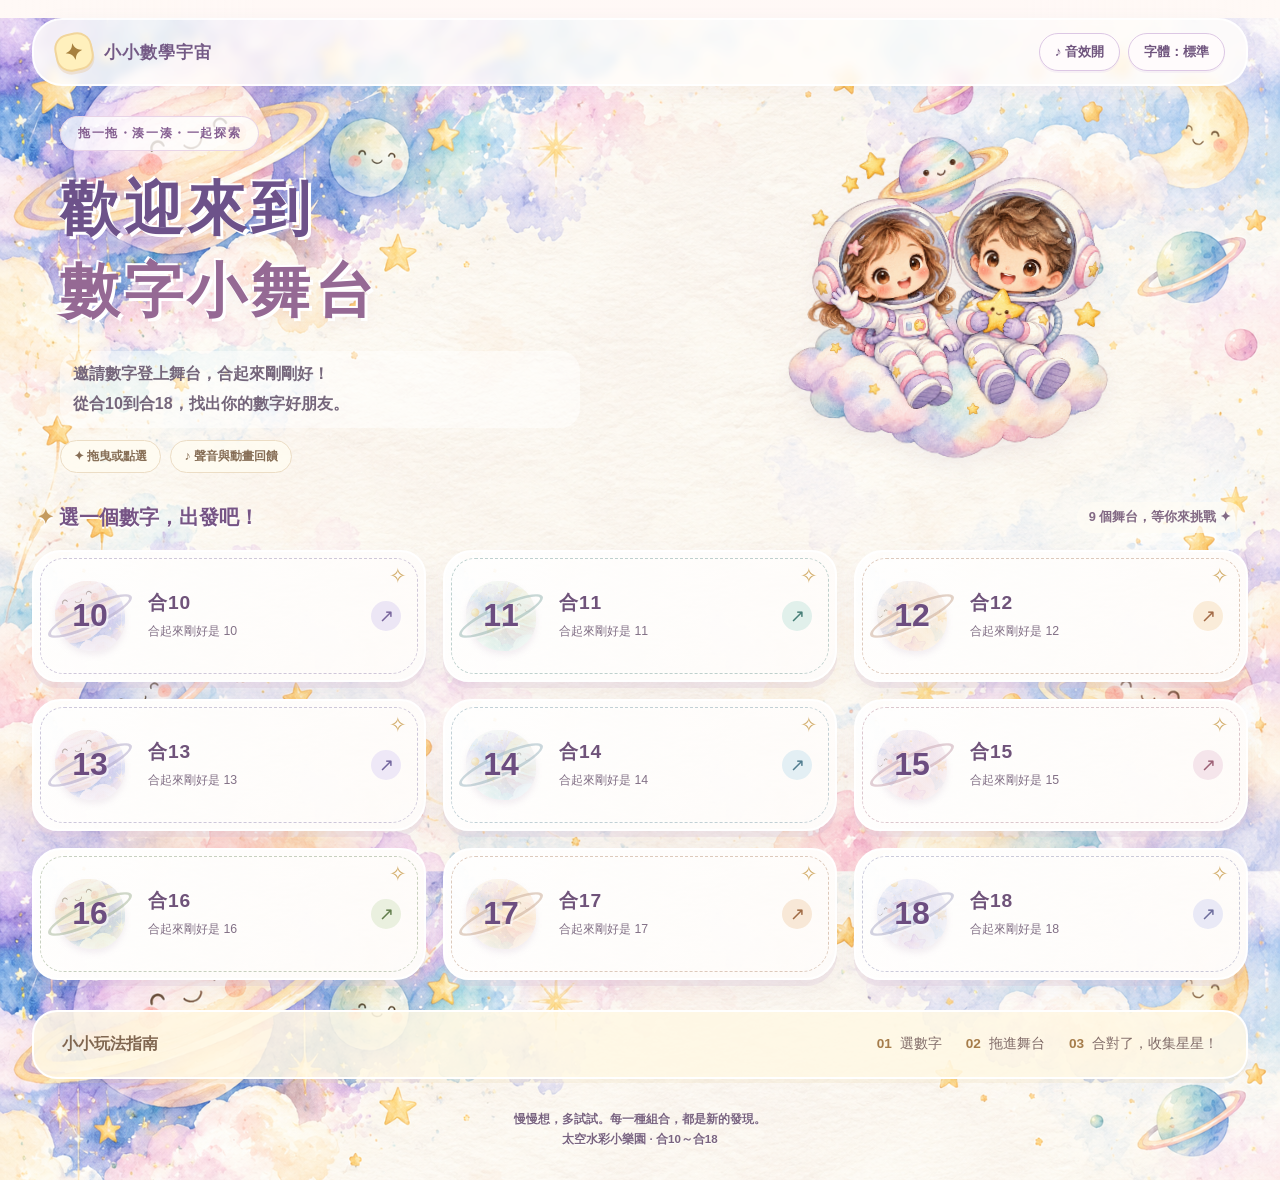
<file: index.html>
<!doctype html>
<html lang="zh-Hant">
<head>
<meta charset="utf-8">
<meta name="viewport" content="width=device-width, initial-scale=1">
<meta name="theme-color" content="#FBFAF6">
<meta name="description" content="適合國小低年級的合10到合18數字拖曳遊戲，支援點選、成功音效與動畫。">
<title>太空水彩版・合10～合18・數字小舞台｜小小數學宇宙</title>
<link rel="icon" type="image/svg+xml" href="assets/astronaut.svg">
<link rel="stylesheet" href="assets/style.css">
<link rel="stylesheet" href="assets/watercolor.css">

<script defer src="assets/app.js"></script>
</head>
<body style="--accent:#79669D;--soft:#ECE6F5">
<a class="skip-link" href="#main">跳到主要內容</a>
<div class="shell">
<header class="topbar">
<a href="index.html" class="brand" aria-label="小小數學宇宙，回首頁"><span class="brand-mark" aria-hidden="true">✦</span>小小數學宇宙</a>
<div class="toolbar" aria-label="學習設定"><button id="sound-toggle" class="pill" type="button" aria-pressed="true">♪ 音效開</button><button id="font-toggle" class="pill" type="button" aria-label="切換字體大小">字體：標準</button></div>
</header>
<noscript><p class="no-js">請在瀏覽器中開啟 JavaScript，才能拖曳數字、計算答案與播放音效。</p></noscript>
<main id="main">
<section class="hero" aria-labelledby="hero-title">
<div><p class="eyebrow">拖一拖・湊一湊・一起探索</p><h1 id="hero-title">歡迎來到<br><em>數字小舞台</em></h1>
<p class="description">邀請數字登上舞台，合起來剛剛好！<br>從合10到合18，找出你的數字好朋友。</p>
<div class="hero-tags"><span>✦ 拖曳或點選</span><span>♪ 聲音與動畫回饋</span></div></div>
<div class="hero-art" aria-hidden="true"><img src="assets/astronauts-watercolor.png" alt="" width="360" height="320"><span class="orbit a">5</span><span class="orbit b">5</span></div>
</section>
<section aria-labelledby="missions-title"><div class="section-top"><h2 id="missions-title">選一個數字，出發吧！</h2><p>9 個舞台，等你來挑戰 ✦</p></div>
<div class="missions"><a class="mission" href="sum10.html" style="--accent:#79669D;--soft:#ECE6F5">
<span class="planet-number" aria-hidden="true">10</span><div><h3>合10</h3><p>合起來剛好是 10</p></div><span class="arrow" aria-hidden="true">↗</span></a><a class="mission" href="sum11.html" style="--accent:#487F78;--soft:#E1F0EB">
<span class="planet-number" aria-hidden="true">11</span><div><h3>合11</h3><p>合起來剛好是 11</p></div><span class="arrow" aria-hidden="true">↗</span></a><a class="mission" href="sum12.html" style="--accent:#A36B47;--soft:#FAECD9">
<span class="planet-number" aria-hidden="true">12</span><div><h3>合12</h3><p>合起來剛好是 12</p></div><span class="arrow" aria-hidden="true">↗</span></a><a class="mission" href="sum13.html" style="--accent:#72659E;--soft:#EEE8F7">
<span class="planet-number" aria-hidden="true">13</span><div><h3>合13</h3><p>合起來剛好是 13</p></div><span class="arrow" aria-hidden="true">↗</span></a><a class="mission" href="sum14.html" style="--accent:#527E91;--soft:#E3EFF4">
<span class="planet-number" aria-hidden="true">14</span><div><h3>合14</h3><p>合起來剛好是 14</p></div><span class="arrow" aria-hidden="true">↗</span></a><a class="mission" href="sum15.html" style="--accent:#9D6176;--soft:#F5E5EB">
<span class="planet-number" aria-hidden="true">15</span><div><h3>合15</h3><p>合起來剛好是 15</p></div><span class="arrow" aria-hidden="true">↗</span></a><a class="mission" href="sum16.html" style="--accent:#637E4D;--soft:#EAF0DF">
<span class="planet-number" aria-hidden="true">16</span><div><h3>合16</h3><p>合起來剛好是 16</p></div><span class="arrow" aria-hidden="true">↗</span></a><a class="mission" href="sum17.html" style="--accent:#A06B45;--soft:#F8E8D7">
<span class="planet-number" aria-hidden="true">17</span><div><h3>合17</h3><p>合起來剛好是 17</p></div><span class="arrow" aria-hidden="true">↗</span></a><a class="mission" href="sum18.html" style="--accent:#6D6D9D;--soft:#E9E9F6">
<span class="planet-number" aria-hidden="true">18</span><div><h3>合18</h3><p>合起來剛好是 18</p></div><span class="arrow" aria-hidden="true">↗</span></a></div></section><aside class="howto" aria-label="玩法說明"><strong>小小玩法指南</strong><ol><li><b>01</b>選數字</li><li><b>02</b>拖進舞台</li><li><b>03</b>合對了，收集星星！</li></ol></aside>
</main><footer class="footer">慢慢想，多試試。每一種組合，都是新的發現。<br>太空水彩小樂園 · 合10～合18</footer>
</div></body></html>
</file>
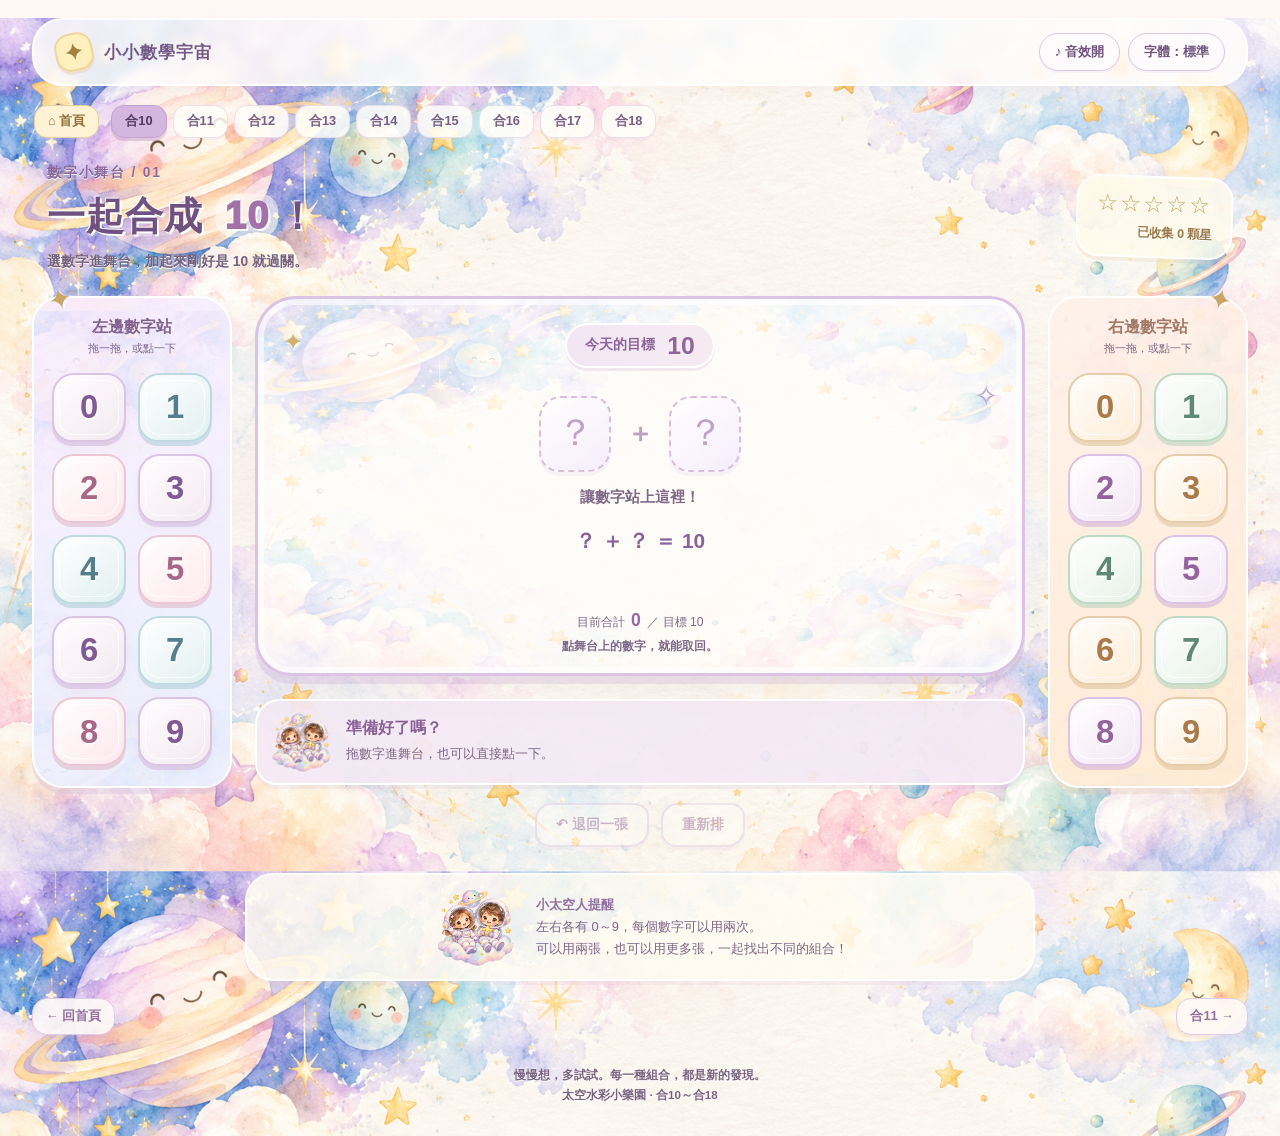
<file: sum10.html>
<!doctype html>
<html lang="zh-Hant">
<head>
<meta charset="utf-8">
<meta name="viewport" content="width=device-width, initial-scale=1">
<meta name="theme-color" content="#FBFAF6">
<meta name="description" content="適合國小低年級的合10到合18數字拖曳遊戲，支援點選、成功音效與動畫。">
<title>太空水彩版・合10・數字小舞台｜小小數學宇宙</title>
<link rel="icon" type="image/svg+xml" href="assets/astronaut.svg">
<link rel="stylesheet" href="assets/style.css">
<link rel="stylesheet" href="assets/watercolor.css">
<script defer src="assets/math.js"></script>
<script defer src="assets/app.js"></script>
</head>
<body data-target="10" style="--accent:#79669D;--soft:#ECE6F5">
<a class="skip-link" href="#main">跳到主要內容</a>
<div class="shell">
<header class="topbar">
<a href="index.html" class="brand" aria-label="小小數學宇宙，回首頁"><span class="brand-mark" aria-hidden="true">✦</span>小小數學宇宙</a>
<div class="toolbar" aria-label="學習設定"><button id="sound-toggle" class="pill" type="button" aria-pressed="true">♪ 音效開</button><button id="font-toggle" class="pill" type="button" aria-label="切換字體大小">字體：標準</button></div>
</header>
<noscript><p class="no-js">請在瀏覽器中開啟 JavaScript，才能拖曳數字、計算答案與播放音效。</p></noscript>
<nav class="level-nav" aria-label="選擇練習目標"><a class="home-link" href="index.html">⌂ 首頁</a><a href="sum10.html" aria-current="page">合10</a><a href="sum11.html">合11</a><a href="sum12.html">合12</a><a href="sum13.html">合13</a><a href="sum14.html">合14</a><a href="sum15.html">合15</a><a href="sum16.html">合16</a><a href="sum17.html">合17</a><a href="sum18.html">合18</a></nav><main id="main">
<section class="practice-heading" aria-labelledby="practice-title">
<div><p class="eyebrow">數字小舞台 / 01</p><h1 id="practice-title">一起合成 <span>10</span>！</h1><p>選數字進舞台，加起來剛好是 10 就過關。</p></div>
<div class="star-pocket"><div id="score-stars" class="stars" aria-hidden="true">☆☆☆☆☆</div><p id="score">已收集 0 顆星</p></div>
</section>
<div class="play-layout"><aside class="bank" aria-label="左邊數字站"><h2>左邊數字站</h2><p>拖一拖，或點一下</p><div class="bank-grid"><button type="button" class="number-card" data-card-id="0" data-value="0" aria-label="0，第1組，加入舞台">0</button><button type="button" class="number-card" data-card-id="1" data-value="1" aria-label="1，第1組，加入舞台">1</button><button type="button" class="number-card" data-card-id="2" data-value="2" aria-label="2，第1組，加入舞台">2</button><button type="button" class="number-card" data-card-id="3" data-value="3" aria-label="3，第1組，加入舞台">3</button><button type="button" class="number-card" data-card-id="4" data-value="4" aria-label="4，第1組，加入舞台">4</button><button type="button" class="number-card" data-card-id="5" data-value="5" aria-label="5，第1組，加入舞台">5</button><button type="button" class="number-card" data-card-id="6" data-value="6" aria-label="6，第1組，加入舞台">6</button><button type="button" class="number-card" data-card-id="7" data-value="7" aria-label="7，第1組，加入舞台">7</button><button type="button" class="number-card" data-card-id="8" data-value="8" aria-label="8，第1組，加入舞台">8</button><button type="button" class="number-card" data-card-id="9" data-value="9" aria-label="9，第1組，加入舞台">9</button></div></aside>
<section class="stage-panel" aria-label="合10練習舞台">
<div class="stage" id="drop-zone" data-state="empty" role="region" aria-label="數字舞台，目標10">
<div class="target">今天的目標 <strong>10</strong></div>
<div class="empty-stage" id="empty-stage"><div class="empty-shapes" aria-hidden="true"><span>？</span><b>＋</b><span>？</span></div><p>讓數字站上這裡！</p></div>
<div id="stage-cards" class="stage-cards" role="group" aria-label="舞台上的數字，點選可取回"></div>
<p class="equation" id="equation">？ ＋ ？ ＝ 10</p>
<div id="success-badge" class="success-badge" hidden>★ 任務成功 ＋1</div>
<p class="stage-total">目前合計 <strong id="current-total">0</strong> ／ 目標 10</p>
<p class="stage-caption" id="stage-caption">點舞台上的數字，就能取回。</p>
</div>
<div id="feedback" class="feedback" data-state="empty" role="status" aria-live="polite" aria-atomic="true"><img class="feedback-mascot" src="assets/astronauts-watercolor.png" alt="" width="64" height="64"><div><h2 id="feedback-title">準備好了嗎？</h2><p id="feedback-detail">拖數字進舞台，也可以直接點一下。</p></div></div>
<div class="actions"><button id="undo" type="button" class="btn secondary" disabled>↶ 退回一張</button><button id="clear-stage" type="button" class="btn secondary" disabled>重新排</button><button id="next-round" type="button" class="btn primary" hidden>再挑戰一次 →</button></div>
</section><aside class="bank right" aria-label="右邊數字站"><h2>右邊數字站</h2><p>拖一拖，或點一下</p><div class="bank-grid"><button type="button" class="number-card" data-card-id="10" data-value="0" aria-label="0，第2組，加入舞台">0</button><button type="button" class="number-card" data-card-id="11" data-value="1" aria-label="1，第2組，加入舞台">1</button><button type="button" class="number-card" data-card-id="12" data-value="2" aria-label="2，第2組，加入舞台">2</button><button type="button" class="number-card" data-card-id="13" data-value="3" aria-label="3，第2組，加入舞台">3</button><button type="button" class="number-card" data-card-id="14" data-value="4" aria-label="4，第2組，加入舞台">4</button><button type="button" class="number-card" data-card-id="15" data-value="5" aria-label="5，第2組，加入舞台">5</button><button type="button" class="number-card" data-card-id="16" data-value="6" aria-label="6，第2組，加入舞台">6</button><button type="button" class="number-card" data-card-id="17" data-value="7" aria-label="7，第2組，加入舞台">7</button><button type="button" class="number-card" data-card-id="18" data-value="8" aria-label="8，第2組，加入舞台">8</button><button type="button" class="number-card" data-card-id="19" data-value="9" aria-label="9，第2組，加入舞台">9</button></div></aside></div>
<aside class="learning-note"><img src="assets/astronauts-watercolor.png" alt="" width="63" height="56"><p><strong>小太空人提醒</strong><br>左右各有 0～9，每個數字可以用兩次。<br>可以用兩張，也可以用更多張，一起找出不同的組合！</p></aside>
<nav class="page-turn" aria-label="上一個與下一個練習"><a href="index.html">← 回首頁</a><a href="sum11.html">合11 →</a></nav></main><div class="confetti" id="confetti" aria-hidden="true"></div><footer class="footer">慢慢想，多試試。每一種組合，都是新的發現。<br>太空水彩小樂園 · 合10～合18</footer>
</div></body></html>
</file>
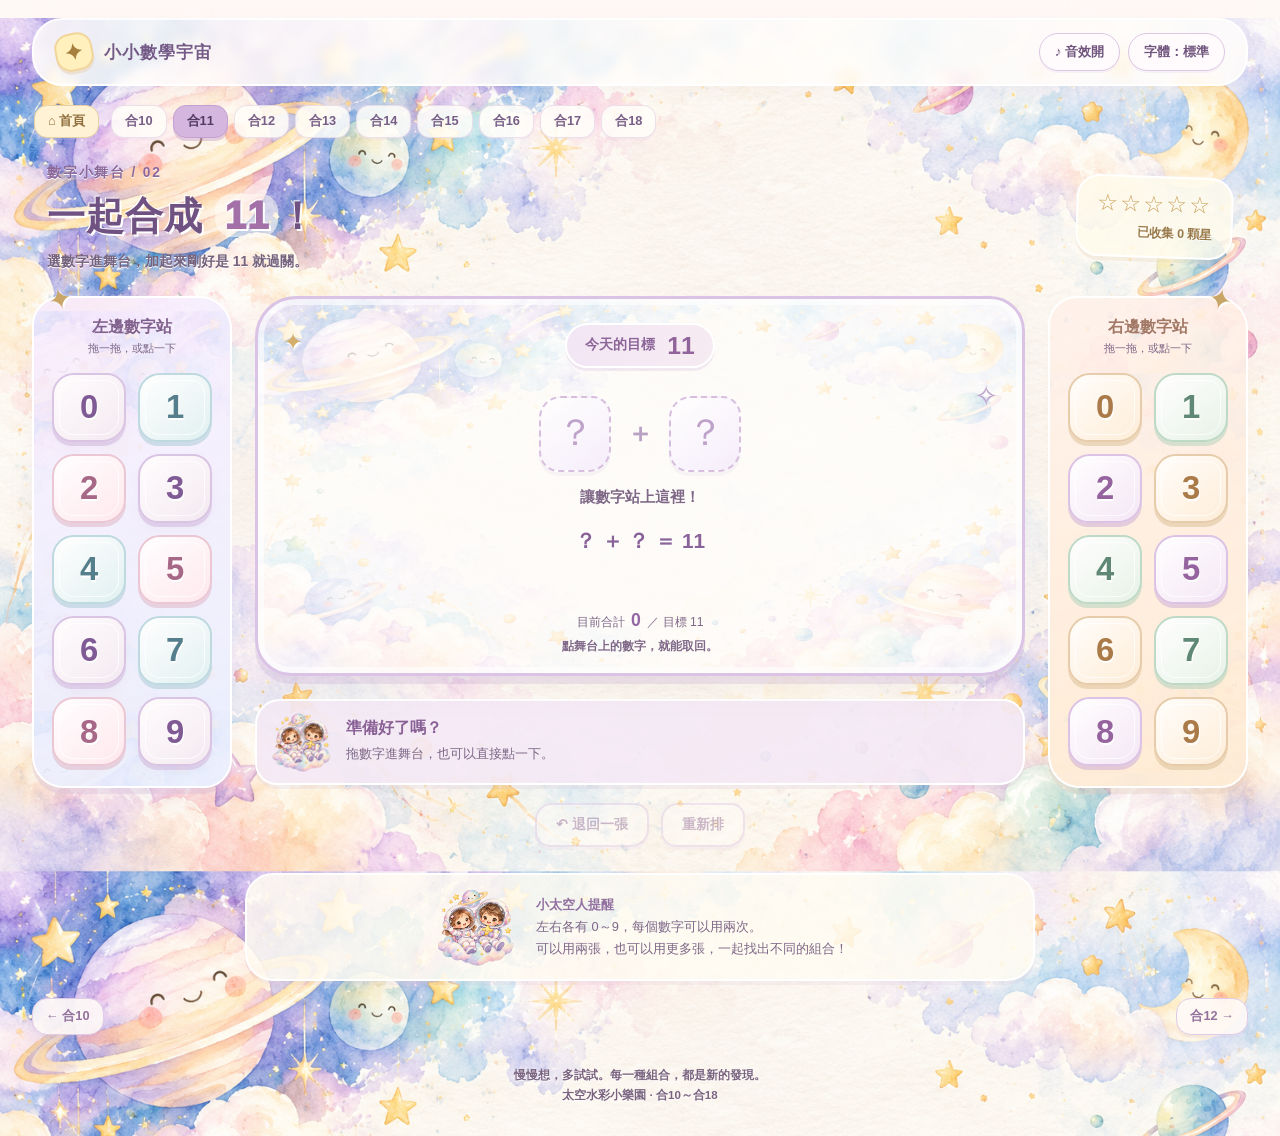
<file: sum11.html>
<!doctype html>
<html lang="zh-Hant">
<head>
<meta charset="utf-8">
<meta name="viewport" content="width=device-width, initial-scale=1">
<meta name="theme-color" content="#FBFAF6">
<meta name="description" content="適合國小低年級的合10到合18數字拖曳遊戲，支援點選、成功音效與動畫。">
<title>太空水彩版・合11・數字小舞台｜小小數學宇宙</title>
<link rel="icon" type="image/svg+xml" href="assets/astronaut.svg">
<link rel="stylesheet" href="assets/style.css">
<link rel="stylesheet" href="assets/watercolor.css">
<script defer src="assets/math.js"></script>
<script defer src="assets/app.js"></script>
</head>
<body data-target="11" style="--accent:#487F78;--soft:#E1F0EB">
<a class="skip-link" href="#main">跳到主要內容</a>
<div class="shell">
<header class="topbar">
<a href="index.html" class="brand" aria-label="小小數學宇宙，回首頁"><span class="brand-mark" aria-hidden="true">✦</span>小小數學宇宙</a>
<div class="toolbar" aria-label="學習設定"><button id="sound-toggle" class="pill" type="button" aria-pressed="true">♪ 音效開</button><button id="font-toggle" class="pill" type="button" aria-label="切換字體大小">字體：標準</button></div>
</header>
<noscript><p class="no-js">請在瀏覽器中開啟 JavaScript，才能拖曳數字、計算答案與播放音效。</p></noscript>
<nav class="level-nav" aria-label="選擇練習目標"><a class="home-link" href="index.html">⌂ 首頁</a><a href="sum10.html">合10</a><a href="sum11.html" aria-current="page">合11</a><a href="sum12.html">合12</a><a href="sum13.html">合13</a><a href="sum14.html">合14</a><a href="sum15.html">合15</a><a href="sum16.html">合16</a><a href="sum17.html">合17</a><a href="sum18.html">合18</a></nav><main id="main">
<section class="practice-heading" aria-labelledby="practice-title">
<div><p class="eyebrow">數字小舞台 / 02</p><h1 id="practice-title">一起合成 <span>11</span>！</h1><p>選數字進舞台，加起來剛好是 11 就過關。</p></div>
<div class="star-pocket"><div id="score-stars" class="stars" aria-hidden="true">☆☆☆☆☆</div><p id="score">已收集 0 顆星</p></div>
</section>
<div class="play-layout"><aside class="bank" aria-label="左邊數字站"><h2>左邊數字站</h2><p>拖一拖，或點一下</p><div class="bank-grid"><button type="button" class="number-card" data-card-id="0" data-value="0" aria-label="0，第1組，加入舞台">0</button><button type="button" class="number-card" data-card-id="1" data-value="1" aria-label="1，第1組，加入舞台">1</button><button type="button" class="number-card" data-card-id="2" data-value="2" aria-label="2，第1組，加入舞台">2</button><button type="button" class="number-card" data-card-id="3" data-value="3" aria-label="3，第1組，加入舞台">3</button><button type="button" class="number-card" data-card-id="4" data-value="4" aria-label="4，第1組，加入舞台">4</button><button type="button" class="number-card" data-card-id="5" data-value="5" aria-label="5，第1組，加入舞台">5</button><button type="button" class="number-card" data-card-id="6" data-value="6" aria-label="6，第1組，加入舞台">6</button><button type="button" class="number-card" data-card-id="7" data-value="7" aria-label="7，第1組，加入舞台">7</button><button type="button" class="number-card" data-card-id="8" data-value="8" aria-label="8，第1組，加入舞台">8</button><button type="button" class="number-card" data-card-id="9" data-value="9" aria-label="9，第1組，加入舞台">9</button></div></aside>
<section class="stage-panel" aria-label="合11練習舞台">
<div class="stage" id="drop-zone" data-state="empty" role="region" aria-label="數字舞台，目標11">
<div class="target">今天的目標 <strong>11</strong></div>
<div class="empty-stage" id="empty-stage"><div class="empty-shapes" aria-hidden="true"><span>？</span><b>＋</b><span>？</span></div><p>讓數字站上這裡！</p></div>
<div id="stage-cards" class="stage-cards" role="group" aria-label="舞台上的數字，點選可取回"></div>
<p class="equation" id="equation">？ ＋ ？ ＝ 11</p>
<div id="success-badge" class="success-badge" hidden>★ 任務成功 ＋1</div>
<p class="stage-total">目前合計 <strong id="current-total">0</strong> ／ 目標 11</p>
<p class="stage-caption" id="stage-caption">點舞台上的數字，就能取回。</p>
</div>
<div id="feedback" class="feedback" data-state="empty" role="status" aria-live="polite" aria-atomic="true"><img class="feedback-mascot" src="assets/astronauts-watercolor.png" alt="" width="64" height="64"><div><h2 id="feedback-title">準備好了嗎？</h2><p id="feedback-detail">拖數字進舞台，也可以直接點一下。</p></div></div>
<div class="actions"><button id="undo" type="button" class="btn secondary" disabled>↶ 退回一張</button><button id="clear-stage" type="button" class="btn secondary" disabled>重新排</button><button id="next-round" type="button" class="btn primary" hidden>再挑戰一次 →</button></div>
</section><aside class="bank right" aria-label="右邊數字站"><h2>右邊數字站</h2><p>拖一拖，或點一下</p><div class="bank-grid"><button type="button" class="number-card" data-card-id="10" data-value="0" aria-label="0，第2組，加入舞台">0</button><button type="button" class="number-card" data-card-id="11" data-value="1" aria-label="1，第2組，加入舞台">1</button><button type="button" class="number-card" data-card-id="12" data-value="2" aria-label="2，第2組，加入舞台">2</button><button type="button" class="number-card" data-card-id="13" data-value="3" aria-label="3，第2組，加入舞台">3</button><button type="button" class="number-card" data-card-id="14" data-value="4" aria-label="4，第2組，加入舞台">4</button><button type="button" class="number-card" data-card-id="15" data-value="5" aria-label="5，第2組，加入舞台">5</button><button type="button" class="number-card" data-card-id="16" data-value="6" aria-label="6，第2組，加入舞台">6</button><button type="button" class="number-card" data-card-id="17" data-value="7" aria-label="7，第2組，加入舞台">7</button><button type="button" class="number-card" data-card-id="18" data-value="8" aria-label="8，第2組，加入舞台">8</button><button type="button" class="number-card" data-card-id="19" data-value="9" aria-label="9，第2組，加入舞台">9</button></div></aside></div>
<aside class="learning-note"><img src="assets/astronauts-watercolor.png" alt="" width="63" height="56"><p><strong>小太空人提醒</strong><br>左右各有 0～9，每個數字可以用兩次。<br>可以用兩張，也可以用更多張，一起找出不同的組合！</p></aside>
<nav class="page-turn" aria-label="上一個與下一個練習"><a href="sum10.html">← 合10</a><a href="sum12.html">合12 →</a></nav></main><div class="confetti" id="confetti" aria-hidden="true"></div><footer class="footer">慢慢想，多試試。每一種組合，都是新的發現。<br>太空水彩小樂園 · 合10～合18</footer>
</div></body></html>
</file>
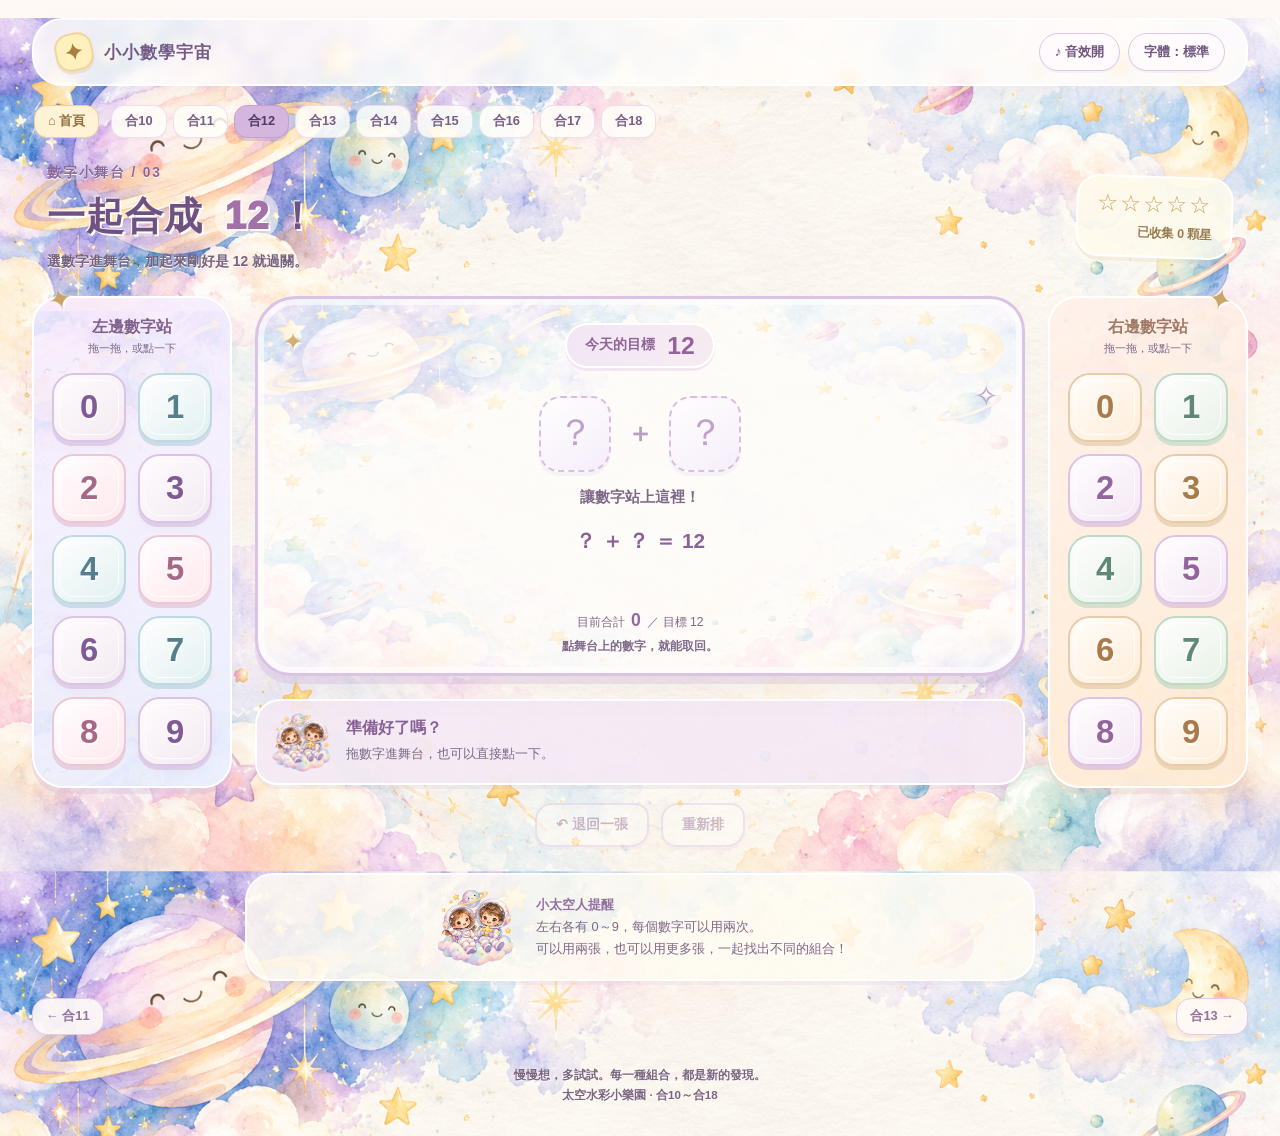
<file: sum12.html>
<!doctype html>
<html lang="zh-Hant">
<head>
<meta charset="utf-8">
<meta name="viewport" content="width=device-width, initial-scale=1">
<meta name="theme-color" content="#FBFAF6">
<meta name="description" content="適合國小低年級的合10到合18數字拖曳遊戲，支援點選、成功音效與動畫。">
<title>太空水彩版・合12・數字小舞台｜小小數學宇宙</title>
<link rel="icon" type="image/svg+xml" href="assets/astronaut.svg">
<link rel="stylesheet" href="assets/style.css">
<link rel="stylesheet" href="assets/watercolor.css">
<script defer src="assets/math.js"></script>
<script defer src="assets/app.js"></script>
</head>
<body data-target="12" style="--accent:#A36B47;--soft:#FAECD9">
<a class="skip-link" href="#main">跳到主要內容</a>
<div class="shell">
<header class="topbar">
<a href="index.html" class="brand" aria-label="小小數學宇宙，回首頁"><span class="brand-mark" aria-hidden="true">✦</span>小小數學宇宙</a>
<div class="toolbar" aria-label="學習設定"><button id="sound-toggle" class="pill" type="button" aria-pressed="true">♪ 音效開</button><button id="font-toggle" class="pill" type="button" aria-label="切換字體大小">字體：標準</button></div>
</header>
<noscript><p class="no-js">請在瀏覽器中開啟 JavaScript，才能拖曳數字、計算答案與播放音效。</p></noscript>
<nav class="level-nav" aria-label="選擇練習目標"><a class="home-link" href="index.html">⌂ 首頁</a><a href="sum10.html">合10</a><a href="sum11.html">合11</a><a href="sum12.html" aria-current="page">合12</a><a href="sum13.html">合13</a><a href="sum14.html">合14</a><a href="sum15.html">合15</a><a href="sum16.html">合16</a><a href="sum17.html">合17</a><a href="sum18.html">合18</a></nav><main id="main">
<section class="practice-heading" aria-labelledby="practice-title">
<div><p class="eyebrow">數字小舞台 / 03</p><h1 id="practice-title">一起合成 <span>12</span>！</h1><p>選數字進舞台，加起來剛好是 12 就過關。</p></div>
<div class="star-pocket"><div id="score-stars" class="stars" aria-hidden="true">☆☆☆☆☆</div><p id="score">已收集 0 顆星</p></div>
</section>
<div class="play-layout"><aside class="bank" aria-label="左邊數字站"><h2>左邊數字站</h2><p>拖一拖，或點一下</p><div class="bank-grid"><button type="button" class="number-card" data-card-id="0" data-value="0" aria-label="0，第1組，加入舞台">0</button><button type="button" class="number-card" data-card-id="1" data-value="1" aria-label="1，第1組，加入舞台">1</button><button type="button" class="number-card" data-card-id="2" data-value="2" aria-label="2，第1組，加入舞台">2</button><button type="button" class="number-card" data-card-id="3" data-value="3" aria-label="3，第1組，加入舞台">3</button><button type="button" class="number-card" data-card-id="4" data-value="4" aria-label="4，第1組，加入舞台">4</button><button type="button" class="number-card" data-card-id="5" data-value="5" aria-label="5，第1組，加入舞台">5</button><button type="button" class="number-card" data-card-id="6" data-value="6" aria-label="6，第1組，加入舞台">6</button><button type="button" class="number-card" data-card-id="7" data-value="7" aria-label="7，第1組，加入舞台">7</button><button type="button" class="number-card" data-card-id="8" data-value="8" aria-label="8，第1組，加入舞台">8</button><button type="button" class="number-card" data-card-id="9" data-value="9" aria-label="9，第1組，加入舞台">9</button></div></aside>
<section class="stage-panel" aria-label="合12練習舞台">
<div class="stage" id="drop-zone" data-state="empty" role="region" aria-label="數字舞台，目標12">
<div class="target">今天的目標 <strong>12</strong></div>
<div class="empty-stage" id="empty-stage"><div class="empty-shapes" aria-hidden="true"><span>？</span><b>＋</b><span>？</span></div><p>讓數字站上這裡！</p></div>
<div id="stage-cards" class="stage-cards" role="group" aria-label="舞台上的數字，點選可取回"></div>
<p class="equation" id="equation">？ ＋ ？ ＝ 12</p>
<div id="success-badge" class="success-badge" hidden>★ 任務成功 ＋1</div>
<p class="stage-total">目前合計 <strong id="current-total">0</strong> ／ 目標 12</p>
<p class="stage-caption" id="stage-caption">點舞台上的數字，就能取回。</p>
</div>
<div id="feedback" class="feedback" data-state="empty" role="status" aria-live="polite" aria-atomic="true"><img class="feedback-mascot" src="assets/astronauts-watercolor.png" alt="" width="64" height="64"><div><h2 id="feedback-title">準備好了嗎？</h2><p id="feedback-detail">拖數字進舞台，也可以直接點一下。</p></div></div>
<div class="actions"><button id="undo" type="button" class="btn secondary" disabled>↶ 退回一張</button><button id="clear-stage" type="button" class="btn secondary" disabled>重新排</button><button id="next-round" type="button" class="btn primary" hidden>再挑戰一次 →</button></div>
</section><aside class="bank right" aria-label="右邊數字站"><h2>右邊數字站</h2><p>拖一拖，或點一下</p><div class="bank-grid"><button type="button" class="number-card" data-card-id="10" data-value="0" aria-label="0，第2組，加入舞台">0</button><button type="button" class="number-card" data-card-id="11" data-value="1" aria-label="1，第2組，加入舞台">1</button><button type="button" class="number-card" data-card-id="12" data-value="2" aria-label="2，第2組，加入舞台">2</button><button type="button" class="number-card" data-card-id="13" data-value="3" aria-label="3，第2組，加入舞台">3</button><button type="button" class="number-card" data-card-id="14" data-value="4" aria-label="4，第2組，加入舞台">4</button><button type="button" class="number-card" data-card-id="15" data-value="5" aria-label="5，第2組，加入舞台">5</button><button type="button" class="number-card" data-card-id="16" data-value="6" aria-label="6，第2組，加入舞台">6</button><button type="button" class="number-card" data-card-id="17" data-value="7" aria-label="7，第2組，加入舞台">7</button><button type="button" class="number-card" data-card-id="18" data-value="8" aria-label="8，第2組，加入舞台">8</button><button type="button" class="number-card" data-card-id="19" data-value="9" aria-label="9，第2組，加入舞台">9</button></div></aside></div>
<aside class="learning-note"><img src="assets/astronauts-watercolor.png" alt="" width="63" height="56"><p><strong>小太空人提醒</strong><br>左右各有 0～9，每個數字可以用兩次。<br>可以用兩張，也可以用更多張，一起找出不同的組合！</p></aside>
<nav class="page-turn" aria-label="上一個與下一個練習"><a href="sum11.html">← 合11</a><a href="sum13.html">合13 →</a></nav></main><div class="confetti" id="confetti" aria-hidden="true"></div><footer class="footer">慢慢想，多試試。每一種組合，都是新的發現。<br>太空水彩小樂園 · 合10～合18</footer>
</div></body></html>
</file>
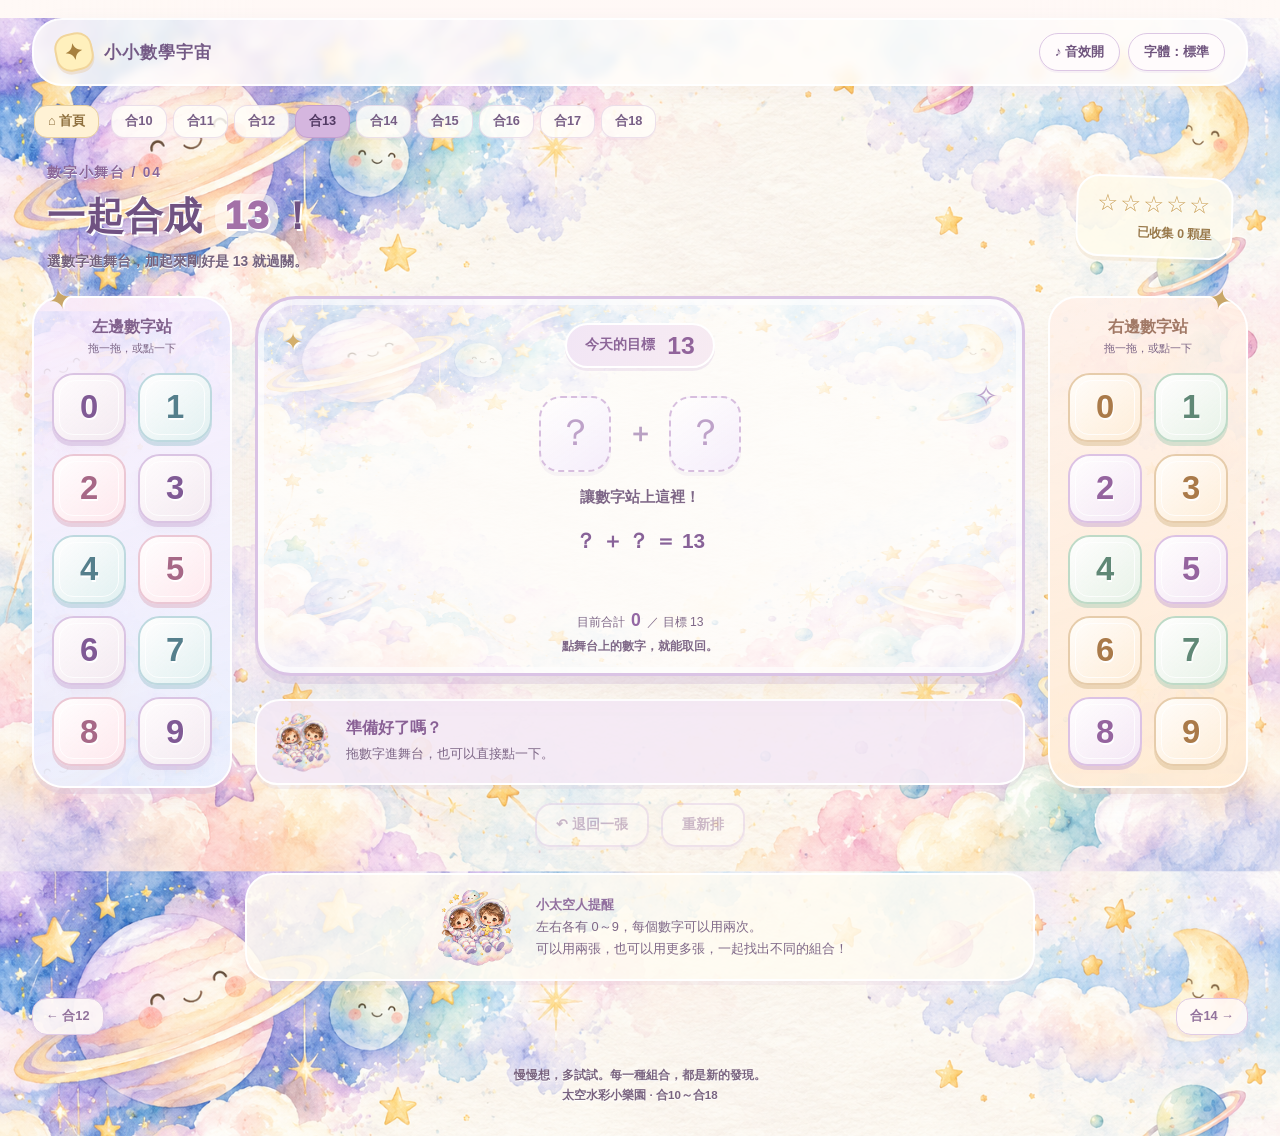
<file: sum13.html>
<!doctype html>
<html lang="zh-Hant">
<head>
<meta charset="utf-8">
<meta name="viewport" content="width=device-width, initial-scale=1">
<meta name="theme-color" content="#FBFAF6">
<meta name="description" content="適合國小低年級的合10到合18數字拖曳遊戲，支援點選、成功音效與動畫。">
<title>太空水彩版・合13・數字小舞台｜小小數學宇宙</title>
<link rel="icon" type="image/svg+xml" href="assets/astronaut.svg">
<link rel="stylesheet" href="assets/style.css">
<link rel="stylesheet" href="assets/watercolor.css">
<script defer src="assets/math.js"></script>
<script defer src="assets/app.js"></script>
</head>
<body data-target="13" style="--accent:#72659E;--soft:#EEE8F7">
<a class="skip-link" href="#main">跳到主要內容</a>
<div class="shell">
<header class="topbar">
<a href="index.html" class="brand" aria-label="小小數學宇宙，回首頁"><span class="brand-mark" aria-hidden="true">✦</span>小小數學宇宙</a>
<div class="toolbar" aria-label="學習設定"><button id="sound-toggle" class="pill" type="button" aria-pressed="true">♪ 音效開</button><button id="font-toggle" class="pill" type="button" aria-label="切換字體大小">字體：標準</button></div>
</header>
<noscript><p class="no-js">請在瀏覽器中開啟 JavaScript，才能拖曳數字、計算答案與播放音效。</p></noscript>
<nav class="level-nav" aria-label="選擇練習目標"><a class="home-link" href="index.html">⌂ 首頁</a><a href="sum10.html">合10</a><a href="sum11.html">合11</a><a href="sum12.html">合12</a><a href="sum13.html" aria-current="page">合13</a><a href="sum14.html">合14</a><a href="sum15.html">合15</a><a href="sum16.html">合16</a><a href="sum17.html">合17</a><a href="sum18.html">合18</a></nav><main id="main">
<section class="practice-heading" aria-labelledby="practice-title">
<div><p class="eyebrow">數字小舞台 / 04</p><h1 id="practice-title">一起合成 <span>13</span>！</h1><p>選數字進舞台，加起來剛好是 13 就過關。</p></div>
<div class="star-pocket"><div id="score-stars" class="stars" aria-hidden="true">☆☆☆☆☆</div><p id="score">已收集 0 顆星</p></div>
</section>
<div class="play-layout"><aside class="bank" aria-label="左邊數字站"><h2>左邊數字站</h2><p>拖一拖，或點一下</p><div class="bank-grid"><button type="button" class="number-card" data-card-id="0" data-value="0" aria-label="0，第1組，加入舞台">0</button><button type="button" class="number-card" data-card-id="1" data-value="1" aria-label="1，第1組，加入舞台">1</button><button type="button" class="number-card" data-card-id="2" data-value="2" aria-label="2，第1組，加入舞台">2</button><button type="button" class="number-card" data-card-id="3" data-value="3" aria-label="3，第1組，加入舞台">3</button><button type="button" class="number-card" data-card-id="4" data-value="4" aria-label="4，第1組，加入舞台">4</button><button type="button" class="number-card" data-card-id="5" data-value="5" aria-label="5，第1組，加入舞台">5</button><button type="button" class="number-card" data-card-id="6" data-value="6" aria-label="6，第1組，加入舞台">6</button><button type="button" class="number-card" data-card-id="7" data-value="7" aria-label="7，第1組，加入舞台">7</button><button type="button" class="number-card" data-card-id="8" data-value="8" aria-label="8，第1組，加入舞台">8</button><button type="button" class="number-card" data-card-id="9" data-value="9" aria-label="9，第1組，加入舞台">9</button></div></aside>
<section class="stage-panel" aria-label="合13練習舞台">
<div class="stage" id="drop-zone" data-state="empty" role="region" aria-label="數字舞台，目標13">
<div class="target">今天的目標 <strong>13</strong></div>
<div class="empty-stage" id="empty-stage"><div class="empty-shapes" aria-hidden="true"><span>？</span><b>＋</b><span>？</span></div><p>讓數字站上這裡！</p></div>
<div id="stage-cards" class="stage-cards" role="group" aria-label="舞台上的數字，點選可取回"></div>
<p class="equation" id="equation">？ ＋ ？ ＝ 13</p>
<div id="success-badge" class="success-badge" hidden>★ 任務成功 ＋1</div>
<p class="stage-total">目前合計 <strong id="current-total">0</strong> ／ 目標 13</p>
<p class="stage-caption" id="stage-caption">點舞台上的數字，就能取回。</p>
</div>
<div id="feedback" class="feedback" data-state="empty" role="status" aria-live="polite" aria-atomic="true"><img class="feedback-mascot" src="assets/astronauts-watercolor.png" alt="" width="64" height="64"><div><h2 id="feedback-title">準備好了嗎？</h2><p id="feedback-detail">拖數字進舞台，也可以直接點一下。</p></div></div>
<div class="actions"><button id="undo" type="button" class="btn secondary" disabled>↶ 退回一張</button><button id="clear-stage" type="button" class="btn secondary" disabled>重新排</button><button id="next-round" type="button" class="btn primary" hidden>再挑戰一次 →</button></div>
</section><aside class="bank right" aria-label="右邊數字站"><h2>右邊數字站</h2><p>拖一拖，或點一下</p><div class="bank-grid"><button type="button" class="number-card" data-card-id="10" data-value="0" aria-label="0，第2組，加入舞台">0</button><button type="button" class="number-card" data-card-id="11" data-value="1" aria-label="1，第2組，加入舞台">1</button><button type="button" class="number-card" data-card-id="12" data-value="2" aria-label="2，第2組，加入舞台">2</button><button type="button" class="number-card" data-card-id="13" data-value="3" aria-label="3，第2組，加入舞台">3</button><button type="button" class="number-card" data-card-id="14" data-value="4" aria-label="4，第2組，加入舞台">4</button><button type="button" class="number-card" data-card-id="15" data-value="5" aria-label="5，第2組，加入舞台">5</button><button type="button" class="number-card" data-card-id="16" data-value="6" aria-label="6，第2組，加入舞台">6</button><button type="button" class="number-card" data-card-id="17" data-value="7" aria-label="7，第2組，加入舞台">7</button><button type="button" class="number-card" data-card-id="18" data-value="8" aria-label="8，第2組，加入舞台">8</button><button type="button" class="number-card" data-card-id="19" data-value="9" aria-label="9，第2組，加入舞台">9</button></div></aside></div>
<aside class="learning-note"><img src="assets/astronauts-watercolor.png" alt="" width="63" height="56"><p><strong>小太空人提醒</strong><br>左右各有 0～9，每個數字可以用兩次。<br>可以用兩張，也可以用更多張，一起找出不同的組合！</p></aside>
<nav class="page-turn" aria-label="上一個與下一個練習"><a href="sum12.html">← 合12</a><a href="sum14.html">合14 →</a></nav></main><div class="confetti" id="confetti" aria-hidden="true"></div><footer class="footer">慢慢想，多試試。每一種組合，都是新的發現。<br>太空水彩小樂園 · 合10～合18</footer>
</div></body></html>
</file>
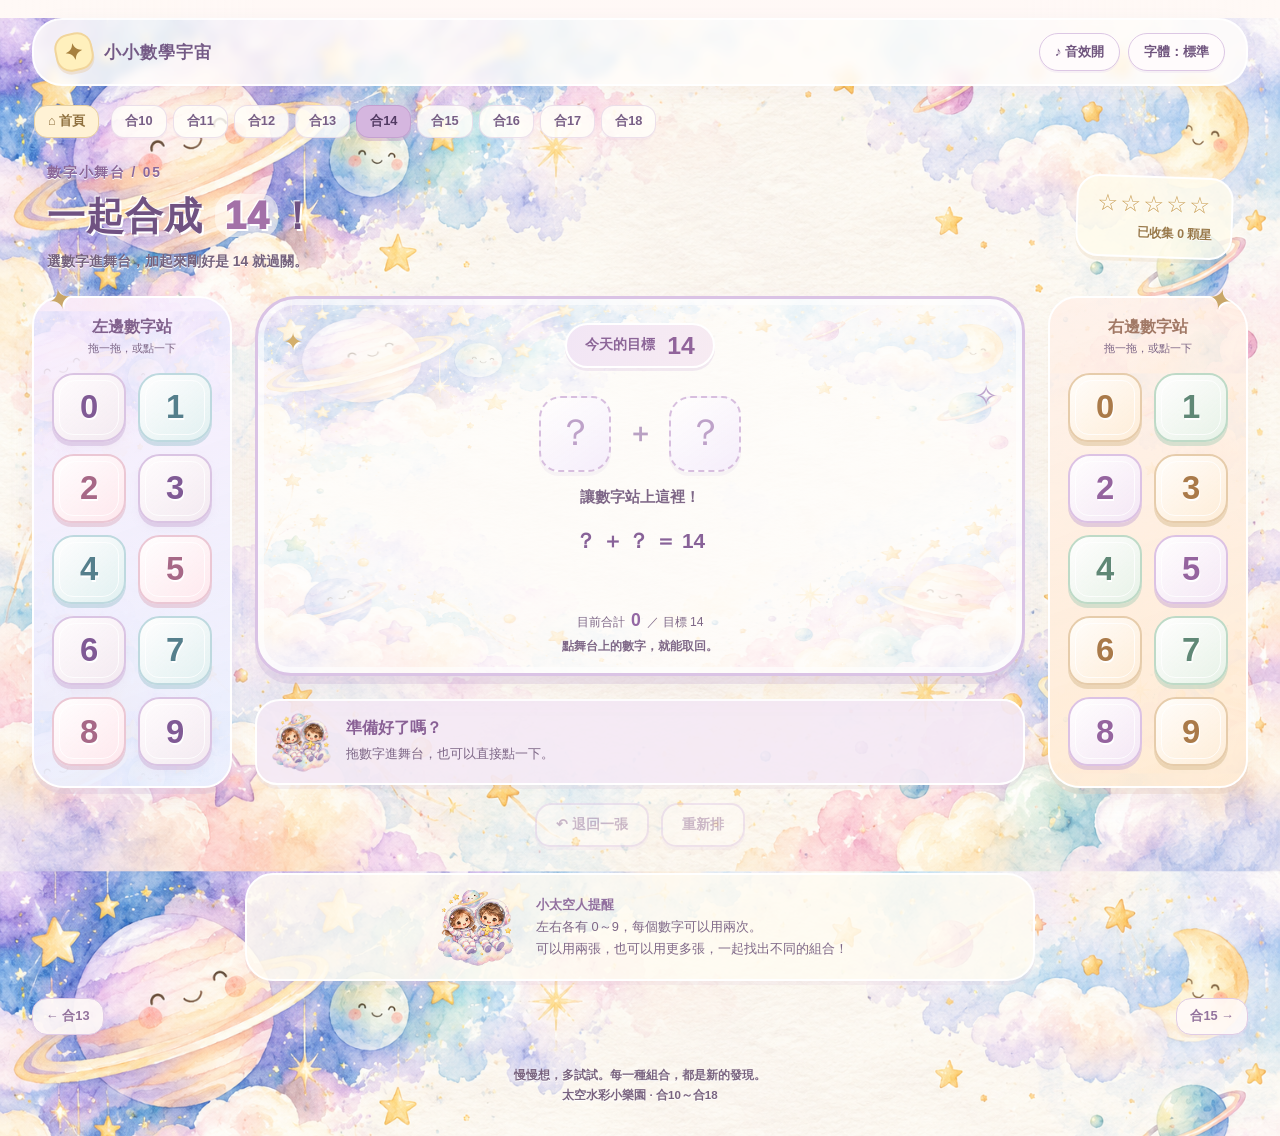
<file: sum14.html>
<!doctype html>
<html lang="zh-Hant">
<head>
<meta charset="utf-8">
<meta name="viewport" content="width=device-width, initial-scale=1">
<meta name="theme-color" content="#FBFAF6">
<meta name="description" content="適合國小低年級的合10到合18數字拖曳遊戲，支援點選、成功音效與動畫。">
<title>太空水彩版・合14・數字小舞台｜小小數學宇宙</title>
<link rel="icon" type="image/svg+xml" href="assets/astronaut.svg">
<link rel="stylesheet" href="assets/style.css">
<link rel="stylesheet" href="assets/watercolor.css">
<script defer src="assets/math.js"></script>
<script defer src="assets/app.js"></script>
</head>
<body data-target="14" style="--accent:#527E91;--soft:#E3EFF4">
<a class="skip-link" href="#main">跳到主要內容</a>
<div class="shell">
<header class="topbar">
<a href="index.html" class="brand" aria-label="小小數學宇宙，回首頁"><span class="brand-mark" aria-hidden="true">✦</span>小小數學宇宙</a>
<div class="toolbar" aria-label="學習設定"><button id="sound-toggle" class="pill" type="button" aria-pressed="true">♪ 音效開</button><button id="font-toggle" class="pill" type="button" aria-label="切換字體大小">字體：標準</button></div>
</header>
<noscript><p class="no-js">請在瀏覽器中開啟 JavaScript，才能拖曳數字、計算答案與播放音效。</p></noscript>
<nav class="level-nav" aria-label="選擇練習目標"><a class="home-link" href="index.html">⌂ 首頁</a><a href="sum10.html">合10</a><a href="sum11.html">合11</a><a href="sum12.html">合12</a><a href="sum13.html">合13</a><a href="sum14.html" aria-current="page">合14</a><a href="sum15.html">合15</a><a href="sum16.html">合16</a><a href="sum17.html">合17</a><a href="sum18.html">合18</a></nav><main id="main">
<section class="practice-heading" aria-labelledby="practice-title">
<div><p class="eyebrow">數字小舞台 / 05</p><h1 id="practice-title">一起合成 <span>14</span>！</h1><p>選數字進舞台，加起來剛好是 14 就過關。</p></div>
<div class="star-pocket"><div id="score-stars" class="stars" aria-hidden="true">☆☆☆☆☆</div><p id="score">已收集 0 顆星</p></div>
</section>
<div class="play-layout"><aside class="bank" aria-label="左邊數字站"><h2>左邊數字站</h2><p>拖一拖，或點一下</p><div class="bank-grid"><button type="button" class="number-card" data-card-id="0" data-value="0" aria-label="0，第1組，加入舞台">0</button><button type="button" class="number-card" data-card-id="1" data-value="1" aria-label="1，第1組，加入舞台">1</button><button type="button" class="number-card" data-card-id="2" data-value="2" aria-label="2，第1組，加入舞台">2</button><button type="button" class="number-card" data-card-id="3" data-value="3" aria-label="3，第1組，加入舞台">3</button><button type="button" class="number-card" data-card-id="4" data-value="4" aria-label="4，第1組，加入舞台">4</button><button type="button" class="number-card" data-card-id="5" data-value="5" aria-label="5，第1組，加入舞台">5</button><button type="button" class="number-card" data-card-id="6" data-value="6" aria-label="6，第1組，加入舞台">6</button><button type="button" class="number-card" data-card-id="7" data-value="7" aria-label="7，第1組，加入舞台">7</button><button type="button" class="number-card" data-card-id="8" data-value="8" aria-label="8，第1組，加入舞台">8</button><button type="button" class="number-card" data-card-id="9" data-value="9" aria-label="9，第1組，加入舞台">9</button></div></aside>
<section class="stage-panel" aria-label="合14練習舞台">
<div class="stage" id="drop-zone" data-state="empty" role="region" aria-label="數字舞台，目標14">
<div class="target">今天的目標 <strong>14</strong></div>
<div class="empty-stage" id="empty-stage"><div class="empty-shapes" aria-hidden="true"><span>？</span><b>＋</b><span>？</span></div><p>讓數字站上這裡！</p></div>
<div id="stage-cards" class="stage-cards" role="group" aria-label="舞台上的數字，點選可取回"></div>
<p class="equation" id="equation">？ ＋ ？ ＝ 14</p>
<div id="success-badge" class="success-badge" hidden>★ 任務成功 ＋1</div>
<p class="stage-total">目前合計 <strong id="current-total">0</strong> ／ 目標 14</p>
<p class="stage-caption" id="stage-caption">點舞台上的數字，就能取回。</p>
</div>
<div id="feedback" class="feedback" data-state="empty" role="status" aria-live="polite" aria-atomic="true"><img class="feedback-mascot" src="assets/astronauts-watercolor.png" alt="" width="64" height="64"><div><h2 id="feedback-title">準備好了嗎？</h2><p id="feedback-detail">拖數字進舞台，也可以直接點一下。</p></div></div>
<div class="actions"><button id="undo" type="button" class="btn secondary" disabled>↶ 退回一張</button><button id="clear-stage" type="button" class="btn secondary" disabled>重新排</button><button id="next-round" type="button" class="btn primary" hidden>再挑戰一次 →</button></div>
</section><aside class="bank right" aria-label="右邊數字站"><h2>右邊數字站</h2><p>拖一拖，或點一下</p><div class="bank-grid"><button type="button" class="number-card" data-card-id="10" data-value="0" aria-label="0，第2組，加入舞台">0</button><button type="button" class="number-card" data-card-id="11" data-value="1" aria-label="1，第2組，加入舞台">1</button><button type="button" class="number-card" data-card-id="12" data-value="2" aria-label="2，第2組，加入舞台">2</button><button type="button" class="number-card" data-card-id="13" data-value="3" aria-label="3，第2組，加入舞台">3</button><button type="button" class="number-card" data-card-id="14" data-value="4" aria-label="4，第2組，加入舞台">4</button><button type="button" class="number-card" data-card-id="15" data-value="5" aria-label="5，第2組，加入舞台">5</button><button type="button" class="number-card" data-card-id="16" data-value="6" aria-label="6，第2組，加入舞台">6</button><button type="button" class="number-card" data-card-id="17" data-value="7" aria-label="7，第2組，加入舞台">7</button><button type="button" class="number-card" data-card-id="18" data-value="8" aria-label="8，第2組，加入舞台">8</button><button type="button" class="number-card" data-card-id="19" data-value="9" aria-label="9，第2組，加入舞台">9</button></div></aside></div>
<aside class="learning-note"><img src="assets/astronauts-watercolor.png" alt="" width="63" height="56"><p><strong>小太空人提醒</strong><br>左右各有 0～9，每個數字可以用兩次。<br>可以用兩張，也可以用更多張，一起找出不同的組合！</p></aside>
<nav class="page-turn" aria-label="上一個與下一個練習"><a href="sum13.html">← 合13</a><a href="sum15.html">合15 →</a></nav></main><div class="confetti" id="confetti" aria-hidden="true"></div><footer class="footer">慢慢想，多試試。每一種組合，都是新的發現。<br>太空水彩小樂園 · 合10～合18</footer>
</div></body></html>
</file>
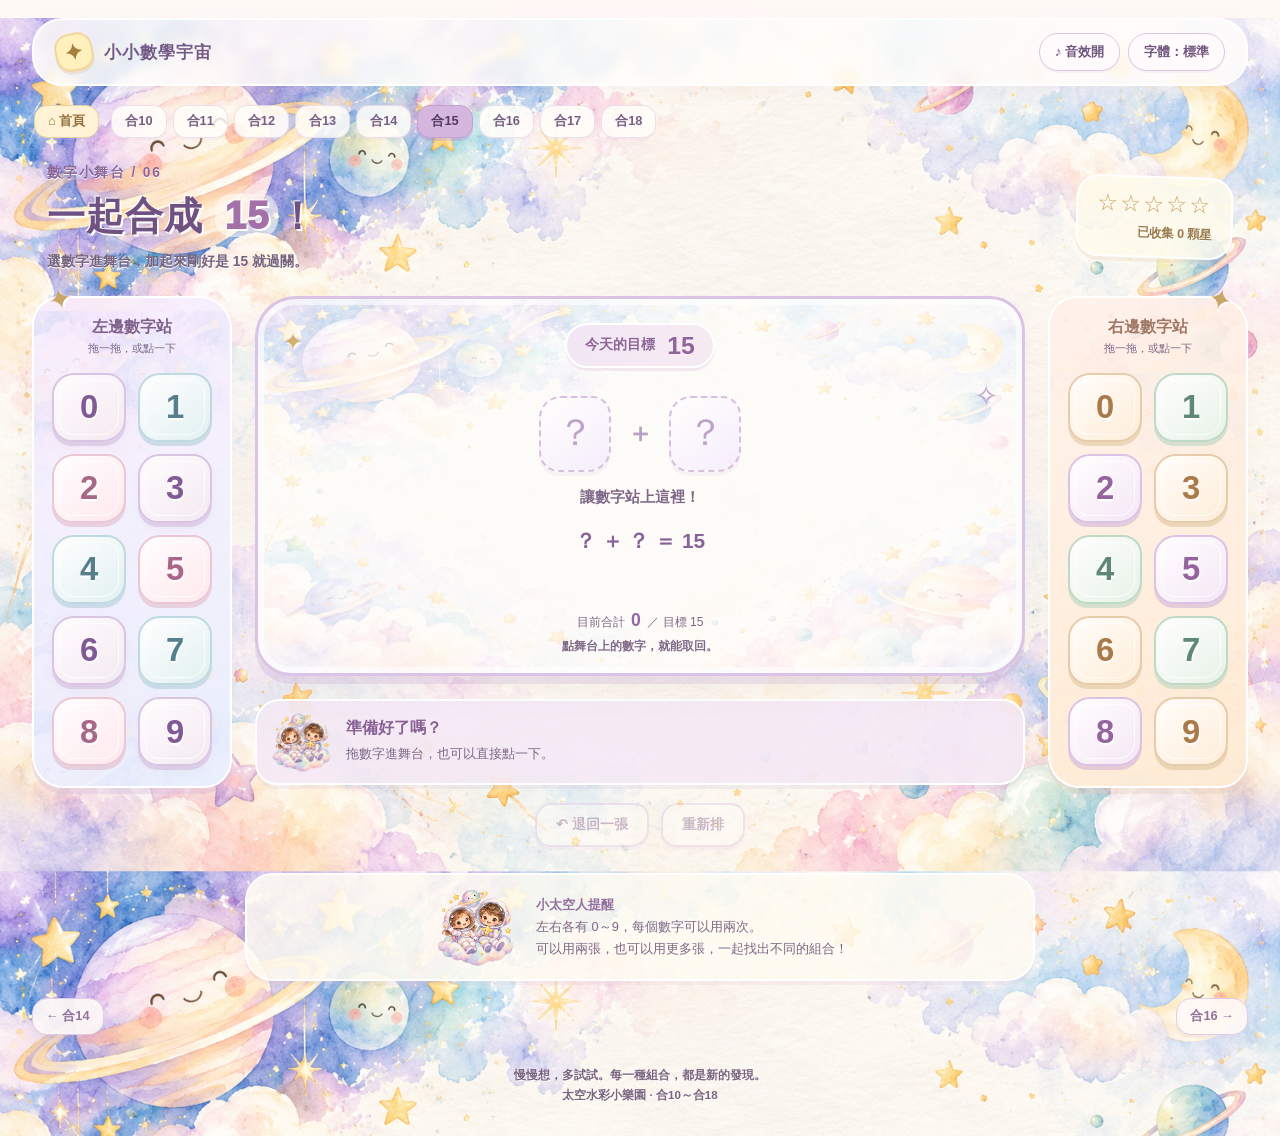
<file: sum15.html>
<!doctype html>
<html lang="zh-Hant">
<head>
<meta charset="utf-8">
<meta name="viewport" content="width=device-width, initial-scale=1">
<meta name="theme-color" content="#FBFAF6">
<meta name="description" content="適合國小低年級的合10到合18數字拖曳遊戲，支援點選、成功音效與動畫。">
<title>太空水彩版・合15・數字小舞台｜小小數學宇宙</title>
<link rel="icon" type="image/svg+xml" href="assets/astronaut.svg">
<link rel="stylesheet" href="assets/style.css">
<link rel="stylesheet" href="assets/watercolor.css">
<script defer src="assets/math.js"></script>
<script defer src="assets/app.js"></script>
</head>
<body data-target="15" style="--accent:#9D6176;--soft:#F5E5EB">
<a class="skip-link" href="#main">跳到主要內容</a>
<div class="shell">
<header class="topbar">
<a href="index.html" class="brand" aria-label="小小數學宇宙，回首頁"><span class="brand-mark" aria-hidden="true">✦</span>小小數學宇宙</a>
<div class="toolbar" aria-label="學習設定"><button id="sound-toggle" class="pill" type="button" aria-pressed="true">♪ 音效開</button><button id="font-toggle" class="pill" type="button" aria-label="切換字體大小">字體：標準</button></div>
</header>
<noscript><p class="no-js">請在瀏覽器中開啟 JavaScript，才能拖曳數字、計算答案與播放音效。</p></noscript>
<nav class="level-nav" aria-label="選擇練習目標"><a class="home-link" href="index.html">⌂ 首頁</a><a href="sum10.html">合10</a><a href="sum11.html">合11</a><a href="sum12.html">合12</a><a href="sum13.html">合13</a><a href="sum14.html">合14</a><a href="sum15.html" aria-current="page">合15</a><a href="sum16.html">合16</a><a href="sum17.html">合17</a><a href="sum18.html">合18</a></nav><main id="main">
<section class="practice-heading" aria-labelledby="practice-title">
<div><p class="eyebrow">數字小舞台 / 06</p><h1 id="practice-title">一起合成 <span>15</span>！</h1><p>選數字進舞台，加起來剛好是 15 就過關。</p></div>
<div class="star-pocket"><div id="score-stars" class="stars" aria-hidden="true">☆☆☆☆☆</div><p id="score">已收集 0 顆星</p></div>
</section>
<div class="play-layout"><aside class="bank" aria-label="左邊數字站"><h2>左邊數字站</h2><p>拖一拖，或點一下</p><div class="bank-grid"><button type="button" class="number-card" data-card-id="0" data-value="0" aria-label="0，第1組，加入舞台">0</button><button type="button" class="number-card" data-card-id="1" data-value="1" aria-label="1，第1組，加入舞台">1</button><button type="button" class="number-card" data-card-id="2" data-value="2" aria-label="2，第1組，加入舞台">2</button><button type="button" class="number-card" data-card-id="3" data-value="3" aria-label="3，第1組，加入舞台">3</button><button type="button" class="number-card" data-card-id="4" data-value="4" aria-label="4，第1組，加入舞台">4</button><button type="button" class="number-card" data-card-id="5" data-value="5" aria-label="5，第1組，加入舞台">5</button><button type="button" class="number-card" data-card-id="6" data-value="6" aria-label="6，第1組，加入舞台">6</button><button type="button" class="number-card" data-card-id="7" data-value="7" aria-label="7，第1組，加入舞台">7</button><button type="button" class="number-card" data-card-id="8" data-value="8" aria-label="8，第1組，加入舞台">8</button><button type="button" class="number-card" data-card-id="9" data-value="9" aria-label="9，第1組，加入舞台">9</button></div></aside>
<section class="stage-panel" aria-label="合15練習舞台">
<div class="stage" id="drop-zone" data-state="empty" role="region" aria-label="數字舞台，目標15">
<div class="target">今天的目標 <strong>15</strong></div>
<div class="empty-stage" id="empty-stage"><div class="empty-shapes" aria-hidden="true"><span>？</span><b>＋</b><span>？</span></div><p>讓數字站上這裡！</p></div>
<div id="stage-cards" class="stage-cards" role="group" aria-label="舞台上的數字，點選可取回"></div>
<p class="equation" id="equation">？ ＋ ？ ＝ 15</p>
<div id="success-badge" class="success-badge" hidden>★ 任務成功 ＋1</div>
<p class="stage-total">目前合計 <strong id="current-total">0</strong> ／ 目標 15</p>
<p class="stage-caption" id="stage-caption">點舞台上的數字，就能取回。</p>
</div>
<div id="feedback" class="feedback" data-state="empty" role="status" aria-live="polite" aria-atomic="true"><img class="feedback-mascot" src="assets/astronauts-watercolor.png" alt="" width="64" height="64"><div><h2 id="feedback-title">準備好了嗎？</h2><p id="feedback-detail">拖數字進舞台，也可以直接點一下。</p></div></div>
<div class="actions"><button id="undo" type="button" class="btn secondary" disabled>↶ 退回一張</button><button id="clear-stage" type="button" class="btn secondary" disabled>重新排</button><button id="next-round" type="button" class="btn primary" hidden>再挑戰一次 →</button></div>
</section><aside class="bank right" aria-label="右邊數字站"><h2>右邊數字站</h2><p>拖一拖，或點一下</p><div class="bank-grid"><button type="button" class="number-card" data-card-id="10" data-value="0" aria-label="0，第2組，加入舞台">0</button><button type="button" class="number-card" data-card-id="11" data-value="1" aria-label="1，第2組，加入舞台">1</button><button type="button" class="number-card" data-card-id="12" data-value="2" aria-label="2，第2組，加入舞台">2</button><button type="button" class="number-card" data-card-id="13" data-value="3" aria-label="3，第2組，加入舞台">3</button><button type="button" class="number-card" data-card-id="14" data-value="4" aria-label="4，第2組，加入舞台">4</button><button type="button" class="number-card" data-card-id="15" data-value="5" aria-label="5，第2組，加入舞台">5</button><button type="button" class="number-card" data-card-id="16" data-value="6" aria-label="6，第2組，加入舞台">6</button><button type="button" class="number-card" data-card-id="17" data-value="7" aria-label="7，第2組，加入舞台">7</button><button type="button" class="number-card" data-card-id="18" data-value="8" aria-label="8，第2組，加入舞台">8</button><button type="button" class="number-card" data-card-id="19" data-value="9" aria-label="9，第2組，加入舞台">9</button></div></aside></div>
<aside class="learning-note"><img src="assets/astronauts-watercolor.png" alt="" width="63" height="56"><p><strong>小太空人提醒</strong><br>左右各有 0～9，每個數字可以用兩次。<br>可以用兩張，也可以用更多張，一起找出不同的組合！</p></aside>
<nav class="page-turn" aria-label="上一個與下一個練習"><a href="sum14.html">← 合14</a><a href="sum16.html">合16 →</a></nav></main><div class="confetti" id="confetti" aria-hidden="true"></div><footer class="footer">慢慢想，多試試。每一種組合，都是新的發現。<br>太空水彩小樂園 · 合10～合18</footer>
</div></body></html>
</file>
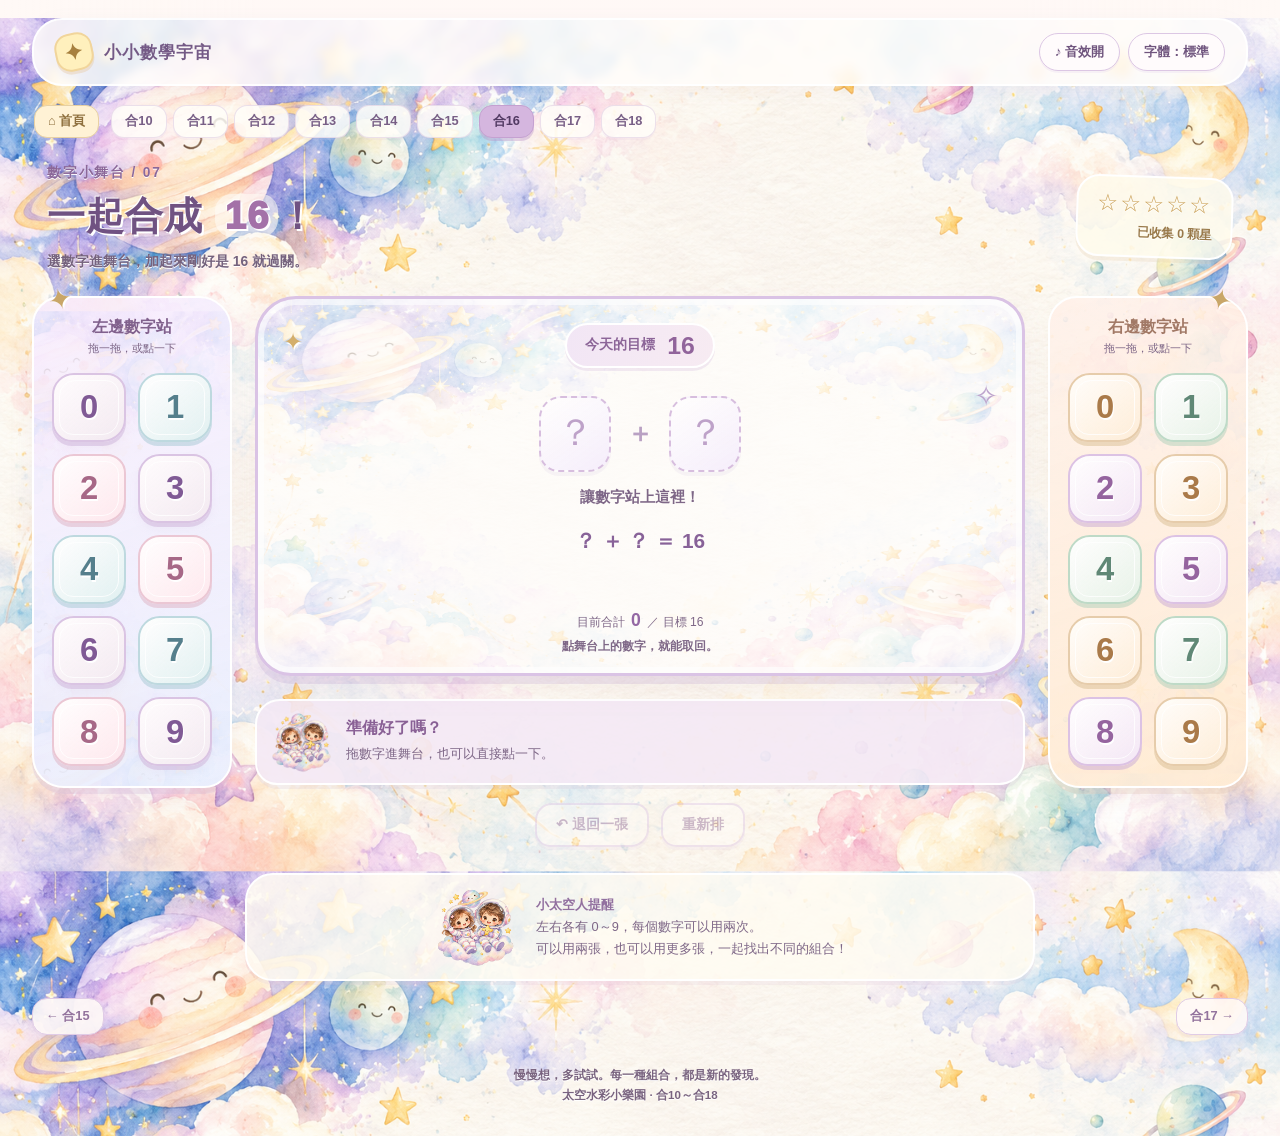
<file: sum16.html>
<!doctype html>
<html lang="zh-Hant">
<head>
<meta charset="utf-8">
<meta name="viewport" content="width=device-width, initial-scale=1">
<meta name="theme-color" content="#FBFAF6">
<meta name="description" content="適合國小低年級的合10到合18數字拖曳遊戲，支援點選、成功音效與動畫。">
<title>太空水彩版・合16・數字小舞台｜小小數學宇宙</title>
<link rel="icon" type="image/svg+xml" href="assets/astronaut.svg">
<link rel="stylesheet" href="assets/style.css">
<link rel="stylesheet" href="assets/watercolor.css">
<script defer src="assets/math.js"></script>
<script defer src="assets/app.js"></script>
</head>
<body data-target="16" style="--accent:#637E4D;--soft:#EAF0DF">
<a class="skip-link" href="#main">跳到主要內容</a>
<div class="shell">
<header class="topbar">
<a href="index.html" class="brand" aria-label="小小數學宇宙，回首頁"><span class="brand-mark" aria-hidden="true">✦</span>小小數學宇宙</a>
<div class="toolbar" aria-label="學習設定"><button id="sound-toggle" class="pill" type="button" aria-pressed="true">♪ 音效開</button><button id="font-toggle" class="pill" type="button" aria-label="切換字體大小">字體：標準</button></div>
</header>
<noscript><p class="no-js">請在瀏覽器中開啟 JavaScript，才能拖曳數字、計算答案與播放音效。</p></noscript>
<nav class="level-nav" aria-label="選擇練習目標"><a class="home-link" href="index.html">⌂ 首頁</a><a href="sum10.html">合10</a><a href="sum11.html">合11</a><a href="sum12.html">合12</a><a href="sum13.html">合13</a><a href="sum14.html">合14</a><a href="sum15.html">合15</a><a href="sum16.html" aria-current="page">合16</a><a href="sum17.html">合17</a><a href="sum18.html">合18</a></nav><main id="main">
<section class="practice-heading" aria-labelledby="practice-title">
<div><p class="eyebrow">數字小舞台 / 07</p><h1 id="practice-title">一起合成 <span>16</span>！</h1><p>選數字進舞台，加起來剛好是 16 就過關。</p></div>
<div class="star-pocket"><div id="score-stars" class="stars" aria-hidden="true">☆☆☆☆☆</div><p id="score">已收集 0 顆星</p></div>
</section>
<div class="play-layout"><aside class="bank" aria-label="左邊數字站"><h2>左邊數字站</h2><p>拖一拖，或點一下</p><div class="bank-grid"><button type="button" class="number-card" data-card-id="0" data-value="0" aria-label="0，第1組，加入舞台">0</button><button type="button" class="number-card" data-card-id="1" data-value="1" aria-label="1，第1組，加入舞台">1</button><button type="button" class="number-card" data-card-id="2" data-value="2" aria-label="2，第1組，加入舞台">2</button><button type="button" class="number-card" data-card-id="3" data-value="3" aria-label="3，第1組，加入舞台">3</button><button type="button" class="number-card" data-card-id="4" data-value="4" aria-label="4，第1組，加入舞台">4</button><button type="button" class="number-card" data-card-id="5" data-value="5" aria-label="5，第1組，加入舞台">5</button><button type="button" class="number-card" data-card-id="6" data-value="6" aria-label="6，第1組，加入舞台">6</button><button type="button" class="number-card" data-card-id="7" data-value="7" aria-label="7，第1組，加入舞台">7</button><button type="button" class="number-card" data-card-id="8" data-value="8" aria-label="8，第1組，加入舞台">8</button><button type="button" class="number-card" data-card-id="9" data-value="9" aria-label="9，第1組，加入舞台">9</button></div></aside>
<section class="stage-panel" aria-label="合16練習舞台">
<div class="stage" id="drop-zone" data-state="empty" role="region" aria-label="數字舞台，目標16">
<div class="target">今天的目標 <strong>16</strong></div>
<div class="empty-stage" id="empty-stage"><div class="empty-shapes" aria-hidden="true"><span>？</span><b>＋</b><span>？</span></div><p>讓數字站上這裡！</p></div>
<div id="stage-cards" class="stage-cards" role="group" aria-label="舞台上的數字，點選可取回"></div>
<p class="equation" id="equation">？ ＋ ？ ＝ 16</p>
<div id="success-badge" class="success-badge" hidden>★ 任務成功 ＋1</div>
<p class="stage-total">目前合計 <strong id="current-total">0</strong> ／ 目標 16</p>
<p class="stage-caption" id="stage-caption">點舞台上的數字，就能取回。</p>
</div>
<div id="feedback" class="feedback" data-state="empty" role="status" aria-live="polite" aria-atomic="true"><img class="feedback-mascot" src="assets/astronauts-watercolor.png" alt="" width="64" height="64"><div><h2 id="feedback-title">準備好了嗎？</h2><p id="feedback-detail">拖數字進舞台，也可以直接點一下。</p></div></div>
<div class="actions"><button id="undo" type="button" class="btn secondary" disabled>↶ 退回一張</button><button id="clear-stage" type="button" class="btn secondary" disabled>重新排</button><button id="next-round" type="button" class="btn primary" hidden>再挑戰一次 →</button></div>
</section><aside class="bank right" aria-label="右邊數字站"><h2>右邊數字站</h2><p>拖一拖，或點一下</p><div class="bank-grid"><button type="button" class="number-card" data-card-id="10" data-value="0" aria-label="0，第2組，加入舞台">0</button><button type="button" class="number-card" data-card-id="11" data-value="1" aria-label="1，第2組，加入舞台">1</button><button type="button" class="number-card" data-card-id="12" data-value="2" aria-label="2，第2組，加入舞台">2</button><button type="button" class="number-card" data-card-id="13" data-value="3" aria-label="3，第2組，加入舞台">3</button><button type="button" class="number-card" data-card-id="14" data-value="4" aria-label="4，第2組，加入舞台">4</button><button type="button" class="number-card" data-card-id="15" data-value="5" aria-label="5，第2組，加入舞台">5</button><button type="button" class="number-card" data-card-id="16" data-value="6" aria-label="6，第2組，加入舞台">6</button><button type="button" class="number-card" data-card-id="17" data-value="7" aria-label="7，第2組，加入舞台">7</button><button type="button" class="number-card" data-card-id="18" data-value="8" aria-label="8，第2組，加入舞台">8</button><button type="button" class="number-card" data-card-id="19" data-value="9" aria-label="9，第2組，加入舞台">9</button></div></aside></div>
<aside class="learning-note"><img src="assets/astronauts-watercolor.png" alt="" width="63" height="56"><p><strong>小太空人提醒</strong><br>左右各有 0～9，每個數字可以用兩次。<br>可以用兩張，也可以用更多張，一起找出不同的組合！</p></aside>
<nav class="page-turn" aria-label="上一個與下一個練習"><a href="sum15.html">← 合15</a><a href="sum17.html">合17 →</a></nav></main><div class="confetti" id="confetti" aria-hidden="true"></div><footer class="footer">慢慢想，多試試。每一種組合，都是新的發現。<br>太空水彩小樂園 · 合10～合18</footer>
</div></body></html>
</file>
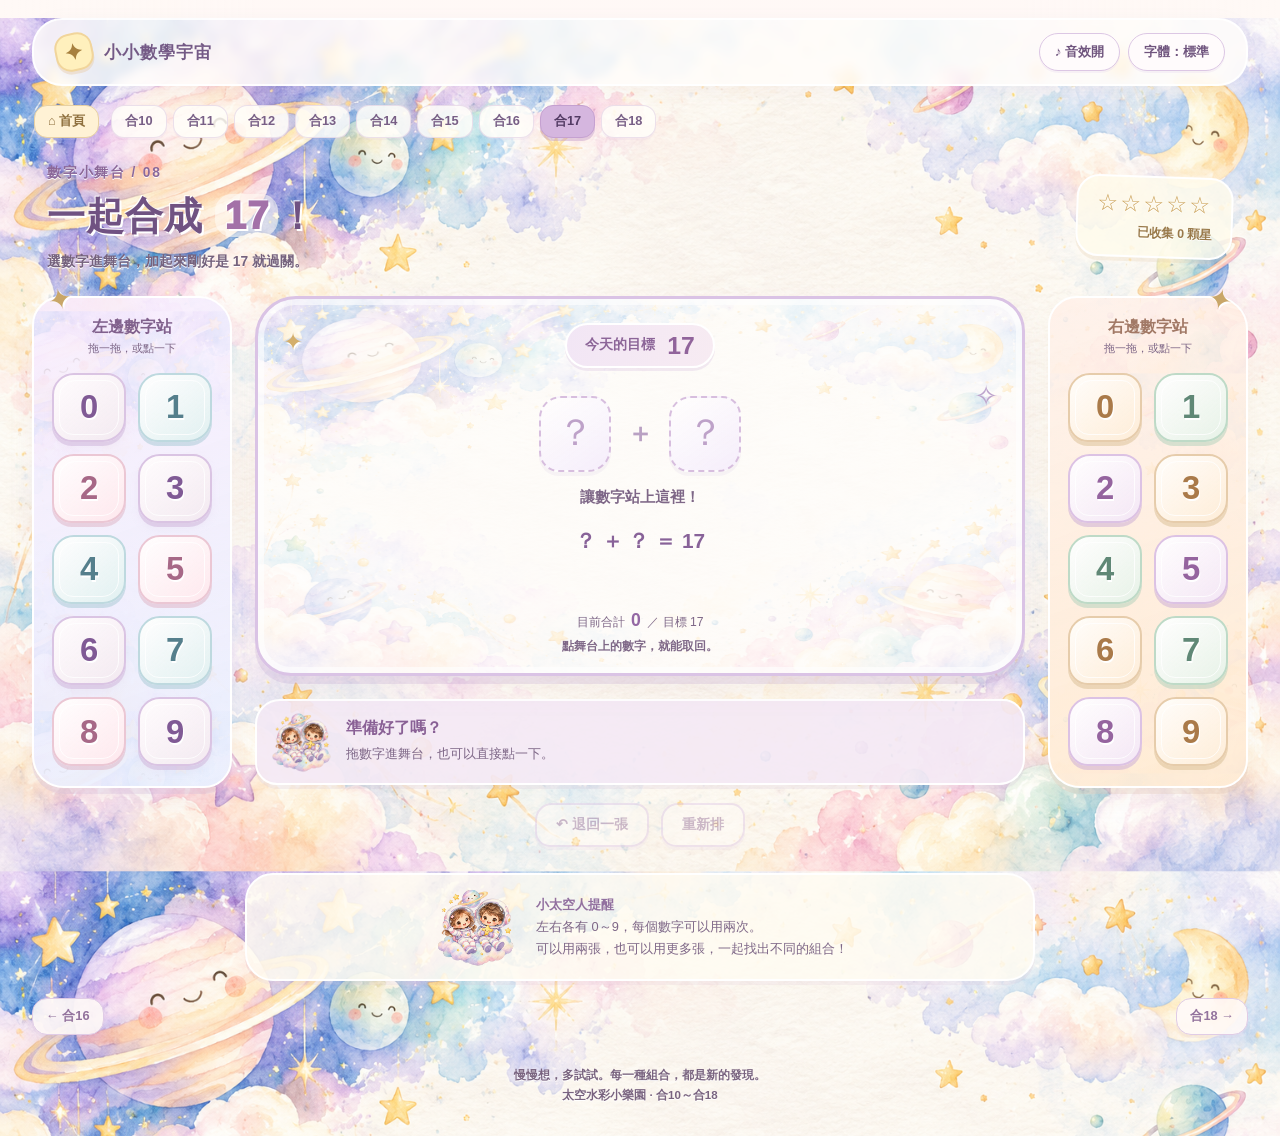
<file: sum17.html>
<!doctype html>
<html lang="zh-Hant">
<head>
<meta charset="utf-8">
<meta name="viewport" content="width=device-width, initial-scale=1">
<meta name="theme-color" content="#FBFAF6">
<meta name="description" content="適合國小低年級的合10到合18數字拖曳遊戲，支援點選、成功音效與動畫。">
<title>太空水彩版・合17・數字小舞台｜小小數學宇宙</title>
<link rel="icon" type="image/svg+xml" href="assets/astronaut.svg">
<link rel="stylesheet" href="assets/style.css">
<link rel="stylesheet" href="assets/watercolor.css">
<script defer src="assets/math.js"></script>
<script defer src="assets/app.js"></script>
</head>
<body data-target="17" style="--accent:#A06B45;--soft:#F8E8D7">
<a class="skip-link" href="#main">跳到主要內容</a>
<div class="shell">
<header class="topbar">
<a href="index.html" class="brand" aria-label="小小數學宇宙，回首頁"><span class="brand-mark" aria-hidden="true">✦</span>小小數學宇宙</a>
<div class="toolbar" aria-label="學習設定"><button id="sound-toggle" class="pill" type="button" aria-pressed="true">♪ 音效開</button><button id="font-toggle" class="pill" type="button" aria-label="切換字體大小">字體：標準</button></div>
</header>
<noscript><p class="no-js">請在瀏覽器中開啟 JavaScript，才能拖曳數字、計算答案與播放音效。</p></noscript>
<nav class="level-nav" aria-label="選擇練習目標"><a class="home-link" href="index.html">⌂ 首頁</a><a href="sum10.html">合10</a><a href="sum11.html">合11</a><a href="sum12.html">合12</a><a href="sum13.html">合13</a><a href="sum14.html">合14</a><a href="sum15.html">合15</a><a href="sum16.html">合16</a><a href="sum17.html" aria-current="page">合17</a><a href="sum18.html">合18</a></nav><main id="main">
<section class="practice-heading" aria-labelledby="practice-title">
<div><p class="eyebrow">數字小舞台 / 08</p><h1 id="practice-title">一起合成 <span>17</span>！</h1><p>選數字進舞台，加起來剛好是 17 就過關。</p></div>
<div class="star-pocket"><div id="score-stars" class="stars" aria-hidden="true">☆☆☆☆☆</div><p id="score">已收集 0 顆星</p></div>
</section>
<div class="play-layout"><aside class="bank" aria-label="左邊數字站"><h2>左邊數字站</h2><p>拖一拖，或點一下</p><div class="bank-grid"><button type="button" class="number-card" data-card-id="0" data-value="0" aria-label="0，第1組，加入舞台">0</button><button type="button" class="number-card" data-card-id="1" data-value="1" aria-label="1，第1組，加入舞台">1</button><button type="button" class="number-card" data-card-id="2" data-value="2" aria-label="2，第1組，加入舞台">2</button><button type="button" class="number-card" data-card-id="3" data-value="3" aria-label="3，第1組，加入舞台">3</button><button type="button" class="number-card" data-card-id="4" data-value="4" aria-label="4，第1組，加入舞台">4</button><button type="button" class="number-card" data-card-id="5" data-value="5" aria-label="5，第1組，加入舞台">5</button><button type="button" class="number-card" data-card-id="6" data-value="6" aria-label="6，第1組，加入舞台">6</button><button type="button" class="number-card" data-card-id="7" data-value="7" aria-label="7，第1組，加入舞台">7</button><button type="button" class="number-card" data-card-id="8" data-value="8" aria-label="8，第1組，加入舞台">8</button><button type="button" class="number-card" data-card-id="9" data-value="9" aria-label="9，第1組，加入舞台">9</button></div></aside>
<section class="stage-panel" aria-label="合17練習舞台">
<div class="stage" id="drop-zone" data-state="empty" role="region" aria-label="數字舞台，目標17">
<div class="target">今天的目標 <strong>17</strong></div>
<div class="empty-stage" id="empty-stage"><div class="empty-shapes" aria-hidden="true"><span>？</span><b>＋</b><span>？</span></div><p>讓數字站上這裡！</p></div>
<div id="stage-cards" class="stage-cards" role="group" aria-label="舞台上的數字，點選可取回"></div>
<p class="equation" id="equation">？ ＋ ？ ＝ 17</p>
<div id="success-badge" class="success-badge" hidden>★ 任務成功 ＋1</div>
<p class="stage-total">目前合計 <strong id="current-total">0</strong> ／ 目標 17</p>
<p class="stage-caption" id="stage-caption">點舞台上的數字，就能取回。</p>
</div>
<div id="feedback" class="feedback" data-state="empty" role="status" aria-live="polite" aria-atomic="true"><img class="feedback-mascot" src="assets/astronauts-watercolor.png" alt="" width="64" height="64"><div><h2 id="feedback-title">準備好了嗎？</h2><p id="feedback-detail">拖數字進舞台，也可以直接點一下。</p></div></div>
<div class="actions"><button id="undo" type="button" class="btn secondary" disabled>↶ 退回一張</button><button id="clear-stage" type="button" class="btn secondary" disabled>重新排</button><button id="next-round" type="button" class="btn primary" hidden>再挑戰一次 →</button></div>
</section><aside class="bank right" aria-label="右邊數字站"><h2>右邊數字站</h2><p>拖一拖，或點一下</p><div class="bank-grid"><button type="button" class="number-card" data-card-id="10" data-value="0" aria-label="0，第2組，加入舞台">0</button><button type="button" class="number-card" data-card-id="11" data-value="1" aria-label="1，第2組，加入舞台">1</button><button type="button" class="number-card" data-card-id="12" data-value="2" aria-label="2，第2組，加入舞台">2</button><button type="button" class="number-card" data-card-id="13" data-value="3" aria-label="3，第2組，加入舞台">3</button><button type="button" class="number-card" data-card-id="14" data-value="4" aria-label="4，第2組，加入舞台">4</button><button type="button" class="number-card" data-card-id="15" data-value="5" aria-label="5，第2組，加入舞台">5</button><button type="button" class="number-card" data-card-id="16" data-value="6" aria-label="6，第2組，加入舞台">6</button><button type="button" class="number-card" data-card-id="17" data-value="7" aria-label="7，第2組，加入舞台">7</button><button type="button" class="number-card" data-card-id="18" data-value="8" aria-label="8，第2組，加入舞台">8</button><button type="button" class="number-card" data-card-id="19" data-value="9" aria-label="9，第2組，加入舞台">9</button></div></aside></div>
<aside class="learning-note"><img src="assets/astronauts-watercolor.png" alt="" width="63" height="56"><p><strong>小太空人提醒</strong><br>左右各有 0～9，每個數字可以用兩次。<br>可以用兩張，也可以用更多張，一起找出不同的組合！</p></aside>
<nav class="page-turn" aria-label="上一個與下一個練習"><a href="sum16.html">← 合16</a><a href="sum18.html">合18 →</a></nav></main><div class="confetti" id="confetti" aria-hidden="true"></div><footer class="footer">慢慢想，多試試。每一種組合，都是新的發現。<br>太空水彩小樂園 · 合10～合18</footer>
</div></body></html>
</file>
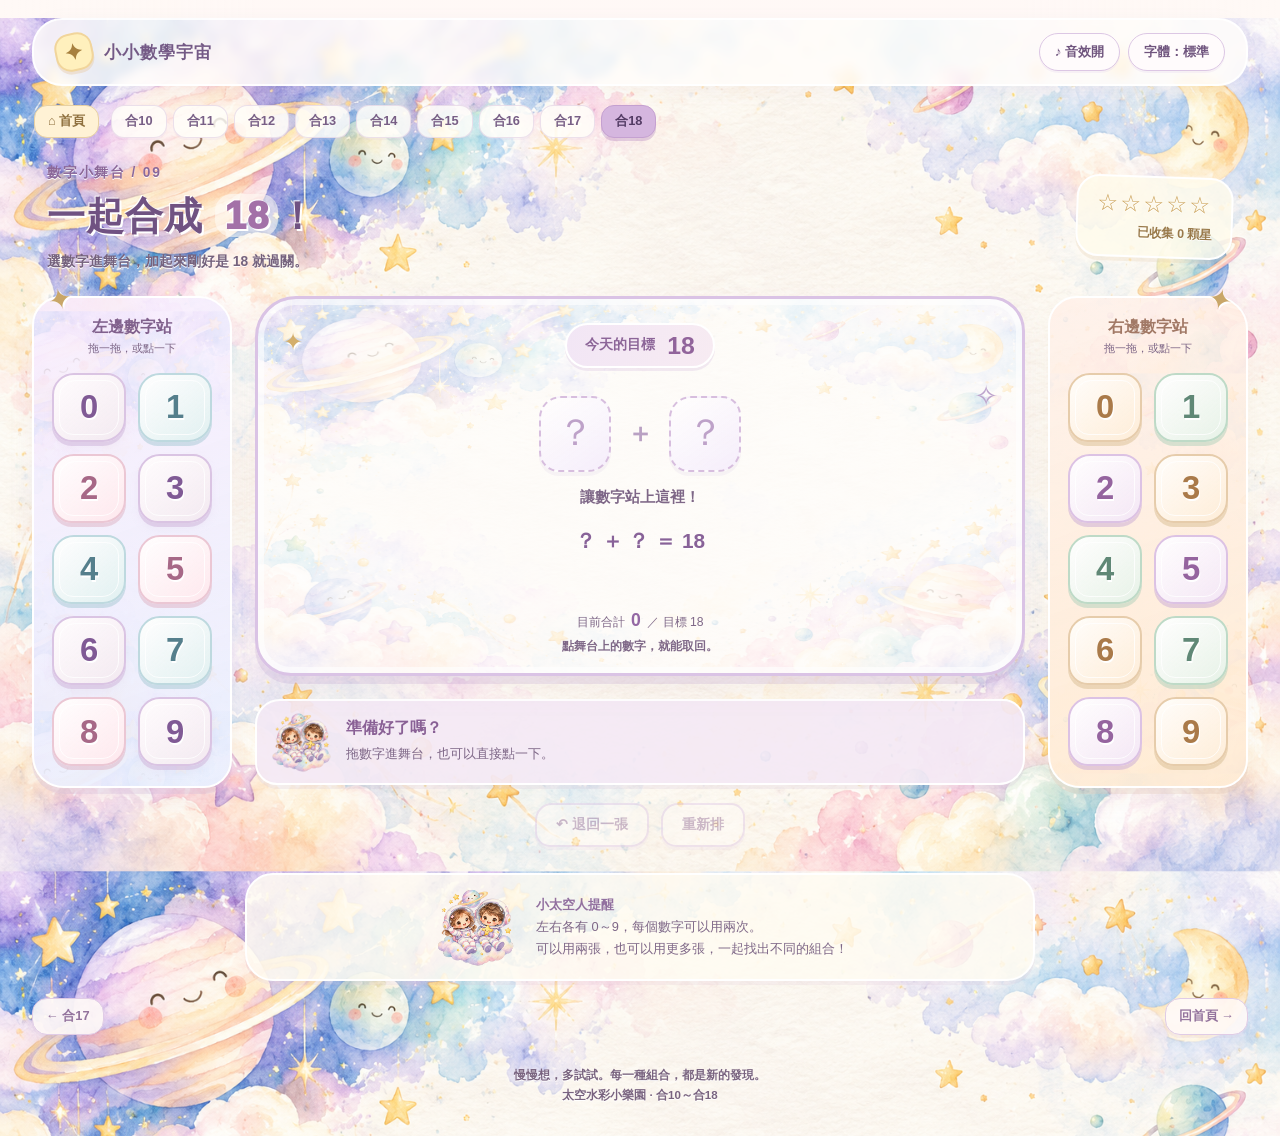
<file: sum18.html>
<!doctype html>
<html lang="zh-Hant">
<head>
<meta charset="utf-8">
<meta name="viewport" content="width=device-width, initial-scale=1">
<meta name="theme-color" content="#FBFAF6">
<meta name="description" content="適合國小低年級的合10到合18數字拖曳遊戲，支援點選、成功音效與動畫。">
<title>太空水彩版・合18・數字小舞台｜小小數學宇宙</title>
<link rel="icon" type="image/svg+xml" href="assets/astronaut.svg">
<link rel="stylesheet" href="assets/style.css">
<link rel="stylesheet" href="assets/watercolor.css">
<script defer src="assets/math.js"></script>
<script defer src="assets/app.js"></script>
</head>
<body data-target="18" style="--accent:#6D6D9D;--soft:#E9E9F6">
<a class="skip-link" href="#main">跳到主要內容</a>
<div class="shell">
<header class="topbar">
<a href="index.html" class="brand" aria-label="小小數學宇宙，回首頁"><span class="brand-mark" aria-hidden="true">✦</span>小小數學宇宙</a>
<div class="toolbar" aria-label="學習設定"><button id="sound-toggle" class="pill" type="button" aria-pressed="true">♪ 音效開</button><button id="font-toggle" class="pill" type="button" aria-label="切換字體大小">字體：標準</button></div>
</header>
<noscript><p class="no-js">請在瀏覽器中開啟 JavaScript，才能拖曳數字、計算答案與播放音效。</p></noscript>
<nav class="level-nav" aria-label="選擇練習目標"><a class="home-link" href="index.html">⌂ 首頁</a><a href="sum10.html">合10</a><a href="sum11.html">合11</a><a href="sum12.html">合12</a><a href="sum13.html">合13</a><a href="sum14.html">合14</a><a href="sum15.html">合15</a><a href="sum16.html">合16</a><a href="sum17.html">合17</a><a href="sum18.html" aria-current="page">合18</a></nav><main id="main">
<section class="practice-heading" aria-labelledby="practice-title">
<div><p class="eyebrow">數字小舞台 / 09</p><h1 id="practice-title">一起合成 <span>18</span>！</h1><p>選數字進舞台，加起來剛好是 18 就過關。</p></div>
<div class="star-pocket"><div id="score-stars" class="stars" aria-hidden="true">☆☆☆☆☆</div><p id="score">已收集 0 顆星</p></div>
</section>
<div class="play-layout"><aside class="bank" aria-label="左邊數字站"><h2>左邊數字站</h2><p>拖一拖，或點一下</p><div class="bank-grid"><button type="button" class="number-card" data-card-id="0" data-value="0" aria-label="0，第1組，加入舞台">0</button><button type="button" class="number-card" data-card-id="1" data-value="1" aria-label="1，第1組，加入舞台">1</button><button type="button" class="number-card" data-card-id="2" data-value="2" aria-label="2，第1組，加入舞台">2</button><button type="button" class="number-card" data-card-id="3" data-value="3" aria-label="3，第1組，加入舞台">3</button><button type="button" class="number-card" data-card-id="4" data-value="4" aria-label="4，第1組，加入舞台">4</button><button type="button" class="number-card" data-card-id="5" data-value="5" aria-label="5，第1組，加入舞台">5</button><button type="button" class="number-card" data-card-id="6" data-value="6" aria-label="6，第1組，加入舞台">6</button><button type="button" class="number-card" data-card-id="7" data-value="7" aria-label="7，第1組，加入舞台">7</button><button type="button" class="number-card" data-card-id="8" data-value="8" aria-label="8，第1組，加入舞台">8</button><button type="button" class="number-card" data-card-id="9" data-value="9" aria-label="9，第1組，加入舞台">9</button></div></aside>
<section class="stage-panel" aria-label="合18練習舞台">
<div class="stage" id="drop-zone" data-state="empty" role="region" aria-label="數字舞台，目標18">
<div class="target">今天的目標 <strong>18</strong></div>
<div class="empty-stage" id="empty-stage"><div class="empty-shapes" aria-hidden="true"><span>？</span><b>＋</b><span>？</span></div><p>讓數字站上這裡！</p></div>
<div id="stage-cards" class="stage-cards" role="group" aria-label="舞台上的數字，點選可取回"></div>
<p class="equation" id="equation">？ ＋ ？ ＝ 18</p>
<div id="success-badge" class="success-badge" hidden>★ 任務成功 ＋1</div>
<p class="stage-total">目前合計 <strong id="current-total">0</strong> ／ 目標 18</p>
<p class="stage-caption" id="stage-caption">點舞台上的數字，就能取回。</p>
</div>
<div id="feedback" class="feedback" data-state="empty" role="status" aria-live="polite" aria-atomic="true"><img class="feedback-mascot" src="assets/astronauts-watercolor.png" alt="" width="64" height="64"><div><h2 id="feedback-title">準備好了嗎？</h2><p id="feedback-detail">拖數字進舞台，也可以直接點一下。</p></div></div>
<div class="actions"><button id="undo" type="button" class="btn secondary" disabled>↶ 退回一張</button><button id="clear-stage" type="button" class="btn secondary" disabled>重新排</button><button id="next-round" type="button" class="btn primary" hidden>再挑戰一次 →</button></div>
</section><aside class="bank right" aria-label="右邊數字站"><h2>右邊數字站</h2><p>拖一拖，或點一下</p><div class="bank-grid"><button type="button" class="number-card" data-card-id="10" data-value="0" aria-label="0，第2組，加入舞台">0</button><button type="button" class="number-card" data-card-id="11" data-value="1" aria-label="1，第2組，加入舞台">1</button><button type="button" class="number-card" data-card-id="12" data-value="2" aria-label="2，第2組，加入舞台">2</button><button type="button" class="number-card" data-card-id="13" data-value="3" aria-label="3，第2組，加入舞台">3</button><button type="button" class="number-card" data-card-id="14" data-value="4" aria-label="4，第2組，加入舞台">4</button><button type="button" class="number-card" data-card-id="15" data-value="5" aria-label="5，第2組，加入舞台">5</button><button type="button" class="number-card" data-card-id="16" data-value="6" aria-label="6，第2組，加入舞台">6</button><button type="button" class="number-card" data-card-id="17" data-value="7" aria-label="7，第2組，加入舞台">7</button><button type="button" class="number-card" data-card-id="18" data-value="8" aria-label="8，第2組，加入舞台">8</button><button type="button" class="number-card" data-card-id="19" data-value="9" aria-label="9，第2組，加入舞台">9</button></div></aside></div>
<aside class="learning-note"><img src="assets/astronauts-watercolor.png" alt="" width="63" height="56"><p><strong>小太空人提醒</strong><br>左右各有 0～9，每個數字可以用兩次。<br>可以用兩張，也可以用更多張，一起找出不同的組合！</p></aside>
<nav class="page-turn" aria-label="上一個與下一個練習"><a href="sum17.html">← 合17</a><a href="index.html">回首頁 →</a></nav></main><div class="confetti" id="confetti" aria-hidden="true"></div><footer class="footer">慢慢想，多試試。每一種組合，都是新的發現。<br>太空水彩小樂園 · 合10～合18</footer>
</div></body></html>
</file>
<file: assets/style.css>
:root{--ink:#343654;--muted:#63647B;--paper:#FBFAF6;--line:#E6E2ED;--accent:#75669F;--soft:#EEE8F7;--font-scale:1;color-scheme:light;font-size:calc(16px * var(--font-scale));font-family:"Noto Sans TC","PingFang TC","Microsoft JhengHei",system-ui,sans-serif;color:var(--ink);background:var(--paper)}
*{box-sizing:border-box}body{margin:0;min-height:100vh;background:radial-gradient(ellipse at 4% 10%,#E9E7F680,transparent 35%),radial-gradient(ellipse at 95% 80%,#F6E8DA70,transparent 32%),var(--paper)}button,a{-webkit-tap-highlight-color:transparent}button{font:inherit;color:inherit;cursor:pointer}a{color:inherit;text-decoration:none}button:disabled{cursor:default}button,a{touch-action:manipulation}button:focus-visible,a:focus-visible{outline:3px solid #6750A2;outline-offset:4px}button{border:0}[hidden]{display:none!important}.skip-link{position:fixed;top:-100px;left:1rem;z-index:50;background:white;padding:1rem}.skip-link:focus{top:1rem}.shell{width:min(1220px,calc(100% - 64px));margin:auto}.topbar{display:flex;justify-content:space-between;align-items:center;gap:16px;padding:23px 0 20px;border-bottom:1px solid var(--line)}.brand{display:flex;align-items:center;gap:11px;font-weight:800;font-size:1.05rem;letter-spacing:.06em}.brand-mark{display:grid;place-items:center;width:38px;height:38px;background:var(--ink);color:#F4D99C;border-radius:13px;font-size:1.4rem;transform:rotate(-8deg)}.toolbar{display:flex;gap:8px;align-items:center}.pill{border:1px solid #DDD9E6;border-radius:999px;padding:9px 14px;background:#FFFEFA;font-size:.82rem;white-space:nowrap}.pill:hover{background:#F0EBF7}.hero{display:grid;grid-template-columns:1.25fr 1fr;align-items:center;gap:30px;padding:46px 24px 34px}.eyebrow{font-size:.78rem;letter-spacing:.2em;font-weight:800;color:var(--accent);margin:0 0 16px}.hero h1{font-size:clamp(2.3rem,4.4vw,3.7rem);line-height:1.3;letter-spacing:.03em;margin:0 0 18px;font-weight:900}.hero h1 em{font-style:normal;color:var(--accent);position:relative;white-space:nowrap}.hero p.description{font-size:1rem;line-height:1.9;color:var(--muted);max-width:520px;margin:0}.hero-tags{display:flex;gap:12px;flex-wrap:wrap;margin-top:22px;font-size:.78rem;color:#636379}.hero-tags span{padding:7px 11px;background:#FFFFFF99;border:1px solid var(--line);border-radius:9px}.hero-art{position:relative;isolation:isolate;max-width:390px;width:100%;margin:auto}.hero-art:before{content:"";position:absolute;inset:15% 4% 10%;z-index:-1;border-radius:50%;background:#EDE8F5}.hero-art:after{content:"";position:absolute;inset:4% -4%;z-index:-1;border:1px dashed #D4CDD9;border-radius:50%;transform:rotate(-24deg)}.hero-art img{width:100%;display:block;animation:float 5s ease-in-out infinite}.orbit{position:absolute;display:grid;place-items:center;background:#FFFDF7;box-shadow:0 6px 0 #DED8EB;border:2px solid #C9C0DC;width:54px;height:54px;border-radius:18px;font-size:1.7rem;font-weight:800}.orbit.a{top:14%;left:4%;transform:rotate(-10deg)}.orbit.b{bottom:14%;right:2%;transform:rotate(12deg);background:#FBEBCE;border-color:#EBD1A3;box-shadow:0 6px 0 #EAD8B6}.section-top{display:flex;align-items:center;justify-content:space-between;gap:12px;margin:5px 0 20px}.section-top h2{font-size:1.15rem;margin:0}.section-top p{font-size:.8rem;color:var(--muted);margin:0}.missions{display:grid;grid-template-columns:repeat(3,1fr);gap:16px}.mission{position:relative;overflow:hidden;background:white;border:1px solid var(--line);border-radius:24px;padding:23px 23px 19px;display:flex;align-items:center;gap:18px;box-shadow:0 4px 0 #E8E4EE70;transition:transform .2s,box-shadow .2s}.mission:hover{transform:translateY(-4px);box-shadow:0 8px 0 #E8E4EE70}.planet-number{position:relative;flex-shrink:0;width:66px;height:66px;display:grid;place-items:center;border-radius:50%;background:var(--soft);color:var(--accent);font-size:1.8rem;font-weight:900}.planet-number:after{content:"";position:absolute;inset:23px -7px;border:1.5px solid var(--accent);border-radius:50%;transform:rotate(-25deg);opacity:.3}.mission h3{font-size:1.15rem;margin:0 0 6px}.mission p{font-size:.75rem;color:var(--muted);margin:0;line-height:1.5}.mission .arrow{margin-left:auto;color:var(--accent);font-size:1.3rem}.howto{margin:30px 0 0;padding:22px 28px;background:#F0EEE8;border-radius:18px;display:flex;align-items:center;justify-content:space-between;gap:20px}.howto strong{font-size:.9rem}.howto ol{display:flex;flex-wrap:wrap;gap:24px;margin:0;padding:0;list-style:none;font-size:.85rem;color:var(--muted)}.howto b{font-weight:800;color:var(--accent);margin-right:8px}.footer{font-size:.72rem;color:var(--muted);text-align:center;line-height:1.8;padding:27px 0 24px}.level-nav{display:flex;align-items:center;gap:7px;padding:16px 0 10px;flex-wrap:wrap}.level-nav a{font-size:.8rem;font-weight:700;border:1px solid transparent;padding:7px 13px;border-radius:12px;white-space:nowrap}.level-nav a:hover{background:#EDE9F2}.level-nav .home-link{border-color:var(--line);margin-right:6px;background:#FFFFFF90}.level-nav a[aria-current]{background:var(--ink);color:white}.practice-heading{display:flex;justify-content:space-between;align-items:center;gap:16px;padding:18px 0 24px}.practice-heading .eyebrow{margin-bottom:7px}.practice-heading h1{font-size:clamp(1.65rem,3vw,2.4rem);line-height:1.3;margin:0 0 9px;letter-spacing:.03em}.practice-heading h1 span{color:var(--accent)}.practice-heading p{font-size:.86rem;line-height:1.7;color:var(--muted);margin:0}.star-pocket{text-align:right;flex-shrink:0}.star-pocket p{font-size:.78rem;color:var(--ink)}.star-pocket .stars{color:#B97D2A;letter-spacing:3px;font-size:1.45rem;margin-bottom:5px}.play-layout{display:grid;grid-template-columns:190px minmax(0,1fr) 190px;gap:24px;align-items:start}.bank{padding:18px;background:#F3F0F7;border:1px solid #E4DDEC;border-radius:24px}.bank.right{background:#F6F1E8;border-color:#EAE1D2}.bank h2{font-size:.9rem;text-align:center;margin:0 0 3px}.bank p{font-size:.69rem;color:var(--muted);text-align:center;margin:0 0 16px}.bank-grid{display:grid;grid-template-columns:repeat(2,minmax(0,1fr));gap:11px}.number-card{display:grid;place-items:center;aspect-ratio:1.07;border-radius:16px;border:2px solid #D8CEE9;background:#FFFEFC;box-shadow:0 4px 0 #D8CEE9;font-size:2rem;font-weight:850;line-height:1;touch-action:none;user-select:none;-webkit-user-select:none;transition:background .15s,transform .15s}.right .number-card{border-color:#E5D4B6;box-shadow:0 4px 0 #E5D4B6}.number-card:hover:not(:disabled){background:#F5ECFF;transform:translateY(-2px)}.right .number-card:hover:not(:disabled){background:#FFF4DB}.number-card.used{opacity:.3;box-shadow:none;transform:translateY(3px)}.number-card:disabled:not(.used){opacity:.55}.number-card.dragging,.stage-card.dragging{opacity:.3}.stage-panel{min-width:0}.stage{position:relative;isolation:isolate;overflow:hidden;min-height:360px;padding:24px;background:#FFFFFFCF;border:2px dashed #C8BBDD;border-radius:28px;box-shadow:0 8px 0 #E7E0F060;transition:background .2s,border-color .2s;display:flex;flex-direction:column;align-items:center}.stage:before{content:"✧";position:absolute;top:72px;right:25px;color:#DCC897;font-size:1.4rem}.stage:after{content:"✦";position:absolute;left:24px;bottom:90px;color:#C5B6D7;font-size:1rem;z-index:-1}.target{background:var(--soft);color:var(--accent);padding:7px 18px 7px 21px;border-radius:999px;display:inline-flex;gap:12px;align-items:center;font-size:.85rem;font-weight:700;z-index:1}.target strong{font-size:1.5rem;line-height:1.1}.empty-stage{text-align:center;margin:26px 0 0}.empty-shapes{display:flex;align-items:center;justify-content:center;gap:16px}.empty-shapes span{width:64px;height:72px;border:2px dashed #D1C6E1;border-radius:18px;color:#B5A8C9;font-size:2rem;display:grid;place-items:center;background:#FAF8FD}.empty-shapes b{font-size:1.6rem;color:#BBB0CC}.empty-stage p{font-size:.88rem;color:var(--muted);margin:16px 0 0}.stage-cards{display:flex;flex-wrap:wrap;align-content:center;justify-content:center;gap:10px;width:100%;padding:20px 0 12px;min-height:115px}.stage-cards:empty{display:none}.stage-card{width:65px;height:70px;display:grid;place-items:center;border:2px solid var(--accent);border-radius:18px;background:var(--soft);color:var(--ink);font-weight:850;font-size:2rem;touch-action:none;user-select:none;-webkit-user-select:none;box-shadow:0 4px 0 #C5BCD7;animation:pop .18s ease-out}.stage-card:hover:not(:disabled){background:#E5DEEF}.stage-card:disabled{color:var(--ink);opacity:1}.equation{font-size:1.12rem;font-weight:800;text-align:center;line-height:1.6;overflow-wrap:anywhere;margin:15px 0 10px;width:100%}.stage-total{font-size:.76rem;color:var(--muted);margin:auto 0 0;padding-top:12px}.stage-total strong{color:var(--accent);font-size:1.1rem;padding:0 3px}.stage-caption{font-size:.7rem;color:var(--muted);margin:8px 0 0;text-align:center}.stage.drag-ready{border-color:#8978B6;border-style:solid;background:#F0EAF8;outline:4px solid #D9CDE866}.stage[data-state=success]{border-color:#74AB94;border-style:solid;background:#F0F9F1}.stage[data-state=over]{border-color:#C79B63;background:#FFFAF0}.success-badge{background:#3F795F;color:white;font-size:.75rem;border-radius:999px;padding:6px 14px;margin-top:14px;animation:pop .4s ease-out}.feedback{display:flex;gap:13px;padding:17px 18px;margin-top:21px;background:#F0EDF7;border-radius:18px;min-height:91px}.feedback-icon{color:#817199;font-size:1.5rem;line-height:1.2}.feedback h2{font-size:1rem;margin:0 0 5px}.feedback p{font-size:.8rem;color:var(--muted);line-height:1.6;margin:0}.feedback[data-state=success]{background:#E6F2E8}.feedback[data-state=over]{background:#FCEDD4}.actions{display:flex;justify-content:center;gap:10px;flex-wrap:wrap;margin-top:17px}.btn{border-radius:13px;font-weight:700;padding:11px 16px;font-size:.85rem;min-height:44px}.btn.secondary{background:white;border:1px solid #D8D2E1}.btn.primary{background:var(--ink);color:white;border:1px solid var(--ink)}.btn:hover:not(:disabled){filter:brightness(.96);transform:translateY(-1px)}.btn:disabled{opacity:.45}.learning-note{margin:27px auto 0;display:flex;justify-content:center;align-items:center;gap:14px;border-top:1px solid var(--line);padding:19px 15px 0;font-size:.78rem;line-height:1.7;color:var(--muted);text-align:left}.learning-note img{width:63px;height:56px;object-fit:cover;flex-shrink:0}.learning-note p{margin:0}.learning-note strong{color:var(--ink)}.page-turn{display:flex;justify-content:space-between;gap:10px;margin:17px 0 0;font-size:.8rem}.page-turn a{padding:9px 13px;border-radius:12px;background:#EFEBF5}.page-turn a:hover{background:#E0D8EC}.drag-ghost{position:fixed;z-index:100;pointer-events:none;transform:translate(-50%,-50%) rotate(-7deg);display:grid;place-items:center;width:72px;height:76px;background:#F8EDD8;color:var(--ink);border:2px solid var(--accent);border-radius:18px;box-shadow:0 14px 25px #39315130;font-size:2.1rem;font-weight:850}.confetti{position:fixed;inset:0;pointer-events:none;z-index:90;overflow:hidden}.confetti-piece{position:absolute;left:var(--x);top:-35px;font-size:23px;animation:confetti 1.65s var(--delay) ease-in forwards}.no-js{padding:20px;background:#FFF0C7;text-align:center;line-height:1.7}.stage-instructions{display:none}
@keyframes float{50%{transform:translateY(-8px) rotate(2deg)}}@keyframes pop{from{transform:scale(.78)}to{transform:scale(1)}}@keyframes confetti{to{transform:translate(var(--drift),105vh) rotate(var(--spin));opacity:.2}}
@media(min-width:1600px){.shell{width:min(1500px,calc(100% - 100px))}.play-layout{grid-template-columns:230px minmax(0,1fr) 230px;gap:32px}.number-card{font-size:2.5rem}.stage{min-height:420px}.stage-card{width:82px;height:88px;font-size:2.5rem}.practice-heading h1{font-size:2.65rem}}
@media(max-width:1000px){.shell{width:calc(100% - 40px)}.play-layout{grid-template-columns:145px minmax(0,1fr) 145px;gap:15px}.bank{padding:13px}.number-card{font-size:1.7rem;border-radius:13px}.bank-grid{gap:10px}.stage{padding:18px;min-height:330px}.hero{padding:33px 8px 28px;gap:15px}.hero h1{font-size:2.55rem}.hero-art{max-width:315px}.missions{gap:12px}.mission{gap:12px;padding:18px 16px}.planet-number{width:53px;height:53px;font-size:1.5rem}.planet-number:after{inset:18px -5px}.mission h3{font-size:1.02rem}.howto{padding:20px;align-items:start}.howto ol{gap:12px}.level-nav{gap:2px}.level-nav a{padding:7px 10px}}
@media(max-width:720px){.shell{width:calc(100% - 28px)}.topbar{padding:16px 0;gap:8px}.brand{font-size:.91rem;letter-spacing:0;gap:7px}.brand-mark{width:31px;height:31px;border-radius:10px;font-size:1.15rem}.toolbar{gap:5px}.pill{font-size:.7rem;padding:8px 9px}.hero{padding:30px 4px 26px;grid-template-columns:1fr .63fr;gap:4px}.hero h1{font-size:2rem;letter-spacing:0}.hero p.description{font-size:.83rem}.eyebrow{font-size:.66rem;letter-spacing:.13em}.hero-art{align-self:center}.orbit{width:37px;height:37px;font-size:1.2rem;border-radius:12px}.hero-tags{gap:6px;margin-top:14px;font-size:.67rem}.hero-tags span{padding:5px 7px}.section-top{margin-bottom:13px}.section-top h2{font-size:1rem}.section-top p{font-size:.7rem}.missions{grid-template-columns:repeat(3,1fr);gap:10px}.mission{flex-direction:column;gap:10px;text-align:center;padding:17px 5px 14px;border-radius:19px}.mission .arrow{display:none}.mission h3{margin-bottom:2px}.mission p{font-size:.65rem}.planet-number{width:50px;height:50px}.howto{display:block;padding:19px;margin-top:24px}.howto ol{margin-top:12px;gap:8px 16px;font-size:.78rem}.level-nav{flex-wrap:nowrap;overflow:auto;padding:12px 0 8px;scrollbar-width:thin;gap:4px}.level-nav a{padding:7px 10px;font-size:.75rem}.level-nav .home-link{margin-right:2px}.practice-heading{padding:13px 0 17px;gap:7px}.practice-heading h1{font-size:1.7rem}.practice-heading p{font-size:.73rem}.practice-heading .eyebrow{font-size:.62rem}.star-pocket .stars{font-size:1.1rem;letter-spacing:0}.star-pocket p{font-size:.68rem}.play-layout{grid-template-columns:1fr 1fr;gap:15px 12px}.stage-panel{grid-column:1/-1;grid-row:1}.bank{padding:13px;border-radius:20px}.bank h2{font-size:.84rem}.bank p{font-size:.66rem;margin-bottom:11px}.bank-grid{grid-template-columns:repeat(5,minmax(0,1fr));gap:7px}.number-card{aspect-ratio:auto;height:44px;font-size:1.5rem;border-radius:11px;box-shadow:0 3px 0 #D8CEE9}.right .number-card{box-shadow:0 3px 0 #E5D4B6}.bank{grid-column:1/-1}.bank.right{margin-top:-3px}.stage{min-height:258px;padding:15px 17px;border-radius:24px}.target{padding:6px 15px;font-size:.76rem}.target strong{font-size:1.3rem}.empty-stage{margin-top:18px}.empty-shapes span{width:53px;height:56px;font-size:1.65rem;border-radius:14px}.empty-stage p{font-size:.8rem;margin-top:11px}.equation{font-size:1rem;margin:12px 0 5px}.stage-total{padding-top:8px}.stage-cards{min-height:93px;padding:14px 0 6px}.stage-card{width:54px;height:56px;border-radius:14px;font-size:1.7rem}.stage-caption{font-size:.65rem}.feedback{margin-top:14px;min-height:0;padding:13px 15px}.feedback h2{font-size:.9rem}.feedback p{font-size:.75rem}.feedback-icon{font-size:1.3rem}.actions{margin-top:12px;gap:8px}.btn{font-size:.78rem;padding:9px 14px}.learning-note{margin-top:18px;padding:14px 3px 0;font-size:.72rem;gap:8px}.footer{padding:22px 0}.page-turn{font-size:.74rem}}
@media(min-width:480px) and (max-width:720px){.bank{grid-column:auto}.bank.right{margin-top:0}.bank-grid{grid-template-columns:repeat(5,minmax(0,1fr))}.number-card{font-size:1.5rem}.bank{padding:12px}}
@media(max-width:380px){.brand{font-size:.8rem}.brand-mark{display:none}.hero h1{font-size:1.8rem}.hero{grid-template-columns:1fr .52fr}.hero-tags{display:none}.section-top p{display:none}.practice-heading h1{font-size:1.5rem}.star-pocket .stars{font-size:1rem}.pill{padding:8px;font-size:.68rem}}
@media(max-width:720px){.topbar{flex-wrap:wrap}.toolbar{margin-left:auto}}
@media(prefers-reduced-motion:reduce){*,*:before,*:after{animation:none!important;transition:none!important;scroll-behavior:auto!important}}
</file>
<file: assets/watercolor.css>
/* 太空水彩可愛版：所有插畫隨網站附上，可離線使用。 */
:root{--ink:#584565;--muted:#75667B;--paper:#FFF9F6;--line:#E6D3E7;font-family:"jf-openhuninn","Iansui","Arial Rounded MT Bold","PingFang TC","Microsoft JhengHei",sans-serif}
body{background:#FFF9F6 url('space-watercolor.png') center top / 100% auto repeat-y}
body:before{content:"";position:fixed;inset:0;background:linear-gradient(90deg,#FFFAF700,#FFFAF724 20%,#FFFAF724 80%,#FFFAF700);pointer-events:none;z-index:-1}
.shell{width:min(1220px,calc(100% - 64px))}.topbar{margin-top:18px;padding:13px 21px;border:2px solid #FFFFFFD9;border-radius:30px;background:#FFFDFBD9;box-shadow:0 5px 20px #9E80AF10;backdrop-filter:blur(5px)}
.brand{color:#745A86;letter-spacing:.055em;font-weight:900}.brand-mark{background:#FFF0BD;color:#A7803F;border:2px solid #F1D59B;box-shadow:0 3px 0 #E6C9A066;transform:rotate(-12deg);border-radius:15px}
.pill{border:1px solid #DCC7E4;background:#FFFBFC;color:#70557E;font-weight:700;padding:9px 15px;box-shadow:0 2px 0 #DBC9E633}.pill:hover{background:#F6EAF6}
.hero{padding:30px 28px 14px;grid-template-columns:1.1fr 1fr;gap:20px;min-height:350px}.hero .eyebrow{display:inline-block;background:#FFFFFFC9;border:1px solid #E8D4E7;padding:8px 17px;border-radius:999px;letter-spacing:.13em;color:#866092;font-size:.77rem;margin-bottom:17px}.hero h1{color:#6D528A;font-weight:950;font-size:clamp(2.4rem,4.6vw,3.8rem);line-height:1.4;letter-spacing:.08em;text-shadow:3px 3px 0 #FFFFFF,-2px -2px 0 #FFFFFF,0 7px 14px #B38CA726}
.hero h1 em{color:#956994;white-space:nowrap}.hero .description{color:#695C71;background:#FFFFFF75;border-radius:20px;padding:8px 13px;margin-left:-13px;font-weight:600;line-height:1.9}.hero-tags{margin-top:12px;gap:9px}.hero-tags span{background:#FFFCF2DD;border-color:#ECDDC5;color:#866D55;border-radius:999px;font-weight:700;padding:7px 13px}
.hero-art{width:100%;max-width:355px;transform:rotate(2deg)}.hero-art:before,.hero-art:after{display:none}.hero-art img{width:100%;height:auto;max-height:355px;object-fit:contain;filter:drop-shadow(0 10px 10px #90759B16);animation:watercolor-float 6s ease-in-out infinite}.orbit{display:none}
.section-top{padding:10px 5px 0;margin-bottom:17px}.section-top h2{font-size:1.22rem;color:#765485;text-shadow:0 2px 0 white}.section-top h2:before{content:"✦ ";color:#C49A5E}.section-top p{font-weight:600;background:#FFFCF6B3;border-radius:999px;padding:7px 12px;color:#826984}
.missions{gap:17px}.mission{min-height:132px;padding:23px 23px 23px 21px;border:2px solid #FFFFFF;border-radius:29px 25px 31px 26px;background:linear-gradient(120deg,#FFFFFFE8,#FFFCFADF),url('space-watercolor.png') center / 650px auto;box-shadow:0 6px 0 #D1BBD440,0 10px 23px #94769815;gap:23px;overflow:visible}
.mission:before{content:"";position:absolute;inset:6px;pointer-events:none;border:1px dashed color-mix(in srgb,var(--accent) 35%,transparent);border-radius:24px 22px 27px 23px}.mission:after{content:"✧";position:absolute;top:12px;right:17px;font-size:1.3rem;color:#D3AE6C}.mission:hover{transform:translateY(-5px) rotate(-.6deg);box-shadow:0 10px 0 #D1BBD440,0 17px 26px #9476981C;background-color:#FFF}.mission:nth-child(2n):hover{transform:translateY(-5px) rotate(.6deg)}
.planet-number{width:70px;height:70px;border-radius:48% 52% 45% 55%;background:linear-gradient(135deg,color-mix(in srgb,var(--soft) 35%,transparent),color-mix(in srgb,var(--soft) 85%,transparent)),url('space-watercolor.png') 12% 11% / 490px auto;box-shadow:inset 0 0 15px #FFFFFFAB,0 4px 6px #B196B526;color:#6C4D80;font-size:2rem;font-weight:900;text-shadow:2px 2px 0 #FFF9;z-index:1}.planet-number:after{inset:24px -11px;border-width:3px;border-color:color-mix(in srgb,var(--accent) 50%,#FFFFFF);opacity:.6;transform:rotate(-25deg);box-shadow:0 2px 0 #FFFFFF9C;z-index:-1}.mission:nth-child(3n+2) .planet-number{background-position:90% 90%}.mission:nth-child(3n) .planet-number{background-position:12% 88%}.mission h3{color:#6F537A;font-size:1.2rem;font-weight:900;letter-spacing:.05em}.mission p{color:#827086;font-size:.77rem}.mission .arrow{background:var(--soft);width:30px;height:30px;display:grid;place-items:center;border-radius:50%;font-size:1.15rem}
.howto{margin-top:30px;border:2px solid #FFF;border-radius:25px;background:#FFF8E5DB;box-shadow:0 4px 0 #E4CFA633;color:#806650}.howto strong{font-size:1rem}.howto b{color:#A67D4B}.howto ol{color:#806B68}.footer{color:#826F88;text-shadow:0 1px 0 #FFF;font-weight:600;padding:30px 0}
.level-nav{padding:19px 2px 9px;gap:6px}.level-nav a{background:#FFFEF9D9;border:1px solid #D9C6E080;color:#785F86;box-shadow:0 2px 0 #DCC8E329;padding:7px 13px;border-radius:13px;font-weight:800}.level-nav a:hover{background:#F8EAF8}.level-nav .home-link{background:#FFF2D5;border-color:#E8D1A4;color:#8F703E}.level-nav a[aria-current]{background:#D5B6DF;color:#533B64;border-color:#C5A1D1;box-shadow:0 3px 0 #BA91C563}
.practice-heading{padding:14px 15px 22px;position:relative;align-items:center}.practice-heading .eyebrow{color:#8B6799;font-weight:900;letter-spacing:.13em;text-shadow:0 1px 0 white}.practice-heading h1{color:#705282;font-size:clamp(1.9rem,3vw,2.6rem);font-weight:950;text-shadow:2px 2px 0 white,-1px -1px 0 white}.practice-heading h1 span{color:#A371A8;background:#FFFAF39C;padding:0 9px;border-radius:17px}.practice-heading p{color:#75627D;font-weight:600;text-shadow:0 1px white}.star-pocket{padding:12px 19px;background:#FFFCEDD9;border:2px solid white;border-radius:23px;box-shadow:0 4px 0 #DFCAA63D;transform:rotate(2deg)}.star-pocket .stars{color:#CAA055;text-shadow:0 1px 0 white;letter-spacing:2px}.star-pocket p{color:#997949;font-weight:700}
.play-layout{grid-template-columns:200px minmax(0,1fr) 200px;gap:23px}.bank{position:relative;background:linear-gradient(160deg,#F9EEFFD9,#EAEFFEED),url('space-watercolor.png') 15% 15% / 600px auto;border:2px solid #FFFFFF;border-radius:29px 33px 28px 32px;padding:19px 18px 20px;box-shadow:0 6px 0 #CDB5D64D,0 10px 26px #A98BB914}.bank:before{content:"✦";position:absolute;top:-16px;left:14px;color:#C9A668;font-size:1.8rem;transform:rotate(-15deg);text-shadow:2px 2px white}.bank.right{background:linear-gradient(160deg,#FFF1EBDC,#FFEBD3EB),url('space-watercolor.png') 85% 85% / 600px auto;border-color:#FFF;box-shadow:0 6px 0 #DEC3B24D,0 10px 26px #B9948114}.bank.right:before{left:auto;right:14px;transform:rotate(15deg)}.bank h2{color:#81618D;font-size:1rem;font-weight:900}.bank.right h2{color:#A27966}.bank p{color:#8F7A97;margin-bottom:17px}.bank.right p{color:#A08274}
.bank-grid{gap:12px}.number-card{position:relative;isolation:isolate;background:linear-gradient(140deg,#FFFDFEF5,#F2E7F1D9),url('space-watercolor.png') center / 600px auto;border:2px solid #DAC4E3;border-radius:22px 19px 23px 20px;box-shadow:0 4px 0 #D0B5DC87,0 6px 8px #CBB4CE1A;font-size:2.05rem;color:#805A95;text-shadow:1px 2px 0 white;aspect-ratio:1.07}.number-card:after{content:"";position:absolute;inset:5px;border:1px solid #FFFFFFC7;border-radius:16px 13px 17px 14px;pointer-events:none}.number-card:nth-child(3n+2){background:linear-gradient(140deg,#FFFFFFF5,#DDEFF1D9),url('space-watercolor.png') center / 600px auto;color:#557F8C;border-color:#BED9DF;box-shadow:0 4px 0 #ABCBD687}.number-card:nth-child(3n){background:linear-gradient(140deg,#FFFFFFF5,#FFE5EDD9),url('space-watercolor.png') center / 600px auto;color:#A76887;border-color:#EBC7D4;box-shadow:0 4px 0 #DFB5C787}.right .number-card{background:linear-gradient(140deg,#FFFEFBF5,#FFEBD4D9),url('space-watercolor.png') center / 600px auto;border-color:#E6CCAB;color:#AA7A49;box-shadow:0 4px 0 #DBC09787}.right .number-card:nth-child(3n+2){background:linear-gradient(140deg,#FFFFFFF5,#E4F1E6D9),url('space-watercolor.png') center / 600px auto;color:#608876;border-color:#BEDAC7;box-shadow:0 4px 0 #B3D1BE87}.right .number-card:nth-child(3n){background:linear-gradient(140deg,#FFFFFFF5,#F3E4F6D9),url('space-watercolor.png') center / 600px auto;color:#95649F;border-color:#DCC2E4;box-shadow:0 4px 0 #CDAED587}.number-card:hover:not(:disabled),.right .number-card:hover:not(:disabled){filter:saturate(1.3);transform:translateY(-3px) rotate(-4deg)}.number-card.used{box-shadow:none!important;opacity:.27;background:#FFFFFF60!important;transform:translateY(3px)}
.stage-panel{position:relative}.stage{padding:24px 22px 19px;min-height:380px;border:3px solid #DAC3E5;border-radius:41px 35px 43px 36px;background:linear-gradient(#FFFEFCB3,#FFFDFCBA),url('space-watercolor.png') center / 100% 100%;box-shadow:0 8px 0 #BCA0CE3D,0 14px 32px #A683A714, inset 0 0 0 6px #FFFFFF9C}.stage:before{content:"✦";top:29px;left:25px;right:auto;font-size:1.5rem;color:#D4AF6C;text-shadow:1px 2px white}.stage:after{content:"✧";top:80px;right:24px;left:auto;bottom:auto;font-size:1.8rem;color:#BDA4CD;z-index:0}.stage .target{background:linear-gradient(100deg,#F2E6F5,#F7EBF2);border:2px solid white;box-shadow:0 3px 0 #CDB4D743;color:#8C6598;padding:7px 18px;font-size:.85rem}.target strong{font-size:1.55rem;color:#91649B}.empty-stage{margin-top:28px}.empty-shapes span{border:2px dashed #D7BEDE;border-radius:22px 19px 23px 20px;background:linear-gradient(145deg,#FFFFFFBA,#F3EAFBCC);color:#BEA2C9;font-size:2.3rem;width:72px;height:76px;box-shadow:0 4px 0 #D5C0DF29}.empty-shapes b{color:#B9A1C3}.empty-stage p{color:#9C7EAA;font-weight:700;font-size:.92rem}.equation{color:#886298;font-size:1.3rem;font-weight:900;text-shadow:0 1px 0 white;margin:17px 0 10px}.stage-total{color:#9A849F}.stage-total strong{color:#9468A4}.stage-caption{color:#96829E;font-weight:600;font-size:.73rem}.stage-card{background:linear-gradient(130deg,#FCF4ECDD,#EEDCF1EC),url('space-watercolor.png') 20% 20% / 550px auto;color:#7B528E;border-color:#CDA8DA;box-shadow:0 4px 0 #BA90CA63;border-radius:22px 18px 23px 19px;text-shadow:1px 2px white;font-size:2.15rem}.stage-card:nth-child(2n){background:linear-gradient(130deg,#FFF8EBE6,#F6DDE5D9),url('space-watercolor.png') center / 550px auto;color:#A77177;border-color:#DAB2BC;box-shadow:0 4px 0 #C699A063}.stage.drag-ready{background:linear-gradient(#F6E8FCB8,#E7ECFBB8),url('space-watercolor.png') center / 100% 100%;border-color:#B28BCC;outline:4px solid #E6D0F180}.stage[data-state=success]{background:linear-gradient(#F2FBF0BD,#E2F1E8CA),url('space-watercolor.png') center / 100% 100%;border-color:#A4CDB5;box-shadow:0 8px 0 #A1C8AC43,inset 0 0 0 6px #FFFFFF9C}.stage[data-state=over]{background:linear-gradient(#FFF9EFC7,#FFF2DAC7),url('space-watercolor.png') center / 100% 100%;border-color:#DFBF88}.success-badge{background:#81AB8C;border:2px solid white;color:#FFF;padding:6px 17px;box-shadow:0 3px 0 #74977C33}
.feedback{background:#F5EAF6E8;border:2px solid white;border-radius:25px 22px 26px 22px;box-shadow:0 4px 0 #CCB8D333;margin-top:23px;padding:14px 18px;min-height:84px}.feedback-icon{color:#C1A15E;text-shadow:1px 1px white}.feedback h2{color:#896095;font-size:1rem}.feedback p{color:#8A738D}.feedback[data-state=success]{background:#E8F5E6E8}.feedback[data-state=success] h2{color:#678D70}.feedback[data-state=over]{background:#FFF1DDEB}.feedback[data-state=over] h2{color:#AD8351}.actions{gap:12px;margin-top:18px}.btn{font-weight:800;padding:11px 19px;border-radius:17px 14px 18px 15px}.btn.secondary{background:#FFFCF8ED;color:#99769E;border:2px solid #E2CDE8;box-shadow:0 3px 0 #D6BDE040}.btn.primary{background:linear-gradient(135deg,#D9BCE5,#E6B8CE);border:2px solid white;color:#684372;box-shadow:0 4px 0 #B994C65E}.btn:disabled{opacity:.48}.learning-note{border:none;background:#FFFCF3D9;border:2px solid white;border-radius:28px;padding:10px 23px;margin-top:26px;gap:18px;box-shadow:0 4px 0 #D2B9D02B;max-width:790px;font-size:.8rem;color:#927898}.learning-note img{width:86px;height:84px;object-fit:contain}.learning-note strong{color:#92709F}.page-turn a{background:#FFFAF8E8;border:1px solid #E0CCE6;color:#93739D;border-radius:15px;box-shadow:0 3px 0 #D0B5D626;font-weight:700}.page-turn a:hover{background:#F4E7F6}.drag-ghost{background:linear-gradient(135deg,#FFF4E9,#EEDDFA);border:2px solid #C19ACF;color:#9465A4;border-radius:24px 21px 25px 22px;box-shadow:0 15px 28px #9C75A947;text-shadow:1px 2px white}.confetti-piece{filter:drop-shadow(0 2px 1px #BA9E7440)}
@keyframes watercolor-float{0%,100%{transform:translateY(0) rotate(-1deg)}50%{transform:translateY(-7px) rotate(1deg)}}
@media(min-width:1600px){.shell{width:min(1430px,calc(100% - 130px))}.play-layout{grid-template-columns:220px minmax(0,1fr) 220px;gap:30px}.stage{min-height:440px}.hero-art{max-width:410px}.hero-art img{max-height:410px}.hero{padding-top:35px}.number-card{font-size:2.4rem}}
@media(max-width:1000px){.shell{width:calc(100% - 40px)}.hero{padding:28px 15px 20px;gap:12px}.hero h1{font-size:2.65rem}.hero-art{max-width:310px}.missions{gap:14px}.mission{padding:20px 15px;gap:17px;min-height:124px}.planet-number{width:58px;height:58px;font-size:1.75rem}.planet-number:after{inset:20px -8px}.mission h3{font-size:1.1rem}.mission .arrow{display:none}.play-layout{grid-template-columns:153px minmax(0,1fr) 153px;gap:17px}.bank{padding:17px 12px}.bank-grid{gap:10px}.number-card{font-size:1.8rem;border-radius:18px 15px 19px 16px}.number-card:after{inset:4px;border-radius:12px}.stage{padding:20px 15px;min-height:350px}.stage:before{left:17px;top:22px;font-size:1.2rem}.stage:after{right:17px;font-size:1.4rem}.stage-card{width:60px;height:65px;font-size:1.9rem}.level-nav{gap:4px}.level-nav a{padding:7px 10px}}
@media(max-width:720px){body{background-size:auto 1100px;background-position:36% top}.shell{width:calc(100% - 24px)}.topbar{padding:12px 13px;margin-top:10px;border-radius:23px;gap:8px}.brand{font-size:.87rem;letter-spacing:0}.brand-mark{width:30px;height:30px;border-radius:12px;font-size:1.1rem}.toolbar{gap:5px}.pill{padding:7px 9px;font-size:.67rem}.hero{padding:24px 9px 20px;grid-template-columns:1fr .85fr;gap:0;min-height:0}.hero .eyebrow{font-size:.59rem;letter-spacing:.06em;padding:7px 10px;margin-bottom:12px}.hero h1{font-size:1.95rem;line-height:1.4;letter-spacing:.045em;margin-bottom:10px}.hero .description{font-size:.77rem;line-height:1.8;margin-left:-5px;padding:5px}.hero-art{max-width:250px;min-width:0}.hero-art img{max-height:250px}.hero-tags{gap:6px;margin-top:10px}.hero-tags span{font-size:.62rem;padding:6px 9px}.hero-tags span:nth-child(2){display:none}.section-top{padding:3px 4px 0;margin-bottom:15px;gap:6px}.section-top h2{font-size:.96rem}.section-top p{font-size:.63rem;padding:6px 9px}.missions{gap:13px 10px}.mission{flex-direction:column;text-align:center;padding:18px 5px 15px;gap:12px;min-height:151px;border-radius:25px 21px 27px 22px}.mission:before{inset:5px;border-radius:20px 17px 22px 18px}.mission:after{font-size:.98rem;right:11px;top:8px}.planet-number{width:52px;height:52px;font-size:1.65rem}.planet-number:after{inset:18px -7px}.mission h3{font-size:1.08rem}.mission p{font-size:.61rem;letter-spacing:0}.howto{padding:18px 19px;border-radius:23px;margin-top:25px}.howto strong{font-size:.91rem}.howto ol{font-size:.75rem;gap:8px 14px}.footer{font-size:.68rem;padding:24px 0}.level-nav{padding:15px 1px 9px;gap:5px}.level-nav a{font-size:.73rem;border-radius:12px;box-shadow:none;padding:7px 10px}.practice-heading{padding:13px 3px 19px;gap:8px}.practice-heading h1{font-size:1.8rem;letter-spacing:.025em;margin-bottom:8px}.practice-heading .eyebrow{font-size:.57rem}.practice-heading p{font-size:.69rem;line-height:1.6}.star-pocket{padding:9px 10px;border-radius:18px;flex-shrink:0}.star-pocket .stars{font-size:1.02rem;letter-spacing:0}.star-pocket p{font-size:.64rem}.play-layout{grid-template-columns:1fr 1fr;gap:17px 12px}.stage-panel{grid-column:1/-1;grid-row:1}.stage{min-height:284px;padding:18px 14px 15px;border-radius:32px 27px 34px 28px;border-width:2px;box-shadow:0 6px 0 #BCA0CE3D,inset 0 0 0 5px #FFFFFF9C}.stage:before{top:25px;left:22px}.stage:after{top:66px;right:18px}.stage .target{font-size:.73rem;padding:5px 15px}.target strong{font-size:1.3rem}.empty-stage{margin-top:20px}.empty-shapes span{width:56px;height:61px;font-size:1.85rem;border-radius:18px 15px 19px 16px}.empty-shapes b{font-size:1.3rem}.empty-stage p{font-size:.81rem;margin-top:12px}.equation{font-size:1.08rem;margin:14px 0 5px}.stage-total{font-size:.68rem;padding-top:8px}.stage-caption{font-size:.65rem}.stage-cards{padding:15px 0 6px;min-height:95px;gap:9px}.stage-card{width:53px;height:58px;font-size:1.8rem;border-radius:18px 15px 19px 16px}.feedback{margin-top:16px;min-height:0;padding:12px 14px;gap:10px;border-radius:23px 19px 24px 20px}.feedback h2{font-size:.88rem}.feedback p{font-size:.71rem;line-height:1.6}.feedback-icon{font-size:1.3rem}.actions{margin-top:13px;gap:8px}.btn{font-size:.74rem;padding:9px 14px;min-height:44px;border-radius:15px 12px 16px 13px}.bank{grid-column:1/-1;padding:14px 14px 17px;border-radius:25px 29px 24px 28px}.bank.right{grid-column:1/-1;margin-top:1px}.bank:before{top:-13px;left:11px;font-size:1.5rem}.bank.right:before{right:11px}.bank h2{font-size:.9rem}.bank p{font-size:.64rem;margin-bottom:11px}.bank-grid{grid-template-columns:repeat(5,minmax(0,1fr));gap:10px}.number-card{height:49px;aspect-ratio:auto;font-size:1.75rem;border-radius:17px 14px 18px 15px}.learning-note{padding:10px 14px;margin-top:22px;gap:11px;border-radius:23px;font-size:.7rem}.learning-note img{width:73px;height:73px}.page-turn{margin-top:16px;font-size:.73rem}}
@media(min-width:480px) and (max-width:720px){.bank,.bank.right{grid-column:auto;margin-top:0}.bank{padding:14px 12px 16px}.bank-grid{grid-template-columns:repeat(5,minmax(0,1fr));gap:7px}.number-card{font-size:1.5rem;height:46px}.hero h1{font-size:2.35rem}}
@media(max-width:380px){.topbar{padding:10px 11px}.brand{font-size:.79rem}.brand-mark{display:none}.pill{font-size:.65rem;padding:7px 8px}.hero{grid-template-columns:1fr .72fr;padding-top:20px}.hero h1{font-size:1.75rem}.hero .eyebrow{font-size:.55rem}.hero .description{font-size:.71rem}.hero-tags{display:none}.section-top p{display:none}.mission{padding:17px 4px 14px;min-height:143px}.planet-number{width:47px;height:47px;font-size:1.55rem}.mission h3{font-size:1rem}.mission p{font-size:.58rem}.practice-heading h1{font-size:1.6rem}.star-pocket{padding:7px 8px}.star-pocket .stars{font-size:.94rem}.star-pocket p{font-size:.61rem}}
@media(prefers-reduced-motion:reduce){.hero-art img{animation:none}}

/* 保持小字與提示容易閱讀。 */
.bank p,.bank.right p,.stage-caption,.stage-total,.feedback p,.learning-note,.empty-stage p{color:#7E6787}.footer{color:#79637F}

.feedback{align-items:center}.feedback-mascot{width:64px;height:64px;object-fit:contain;flex-shrink:0;margin:-5px 0 -5px -6px}.feedback>div{min-width:0}
@media(max-width:720px){.feedback-mascot{width:52px;height:52px;margin:-3px 0 -3px -5px}}
</file>
